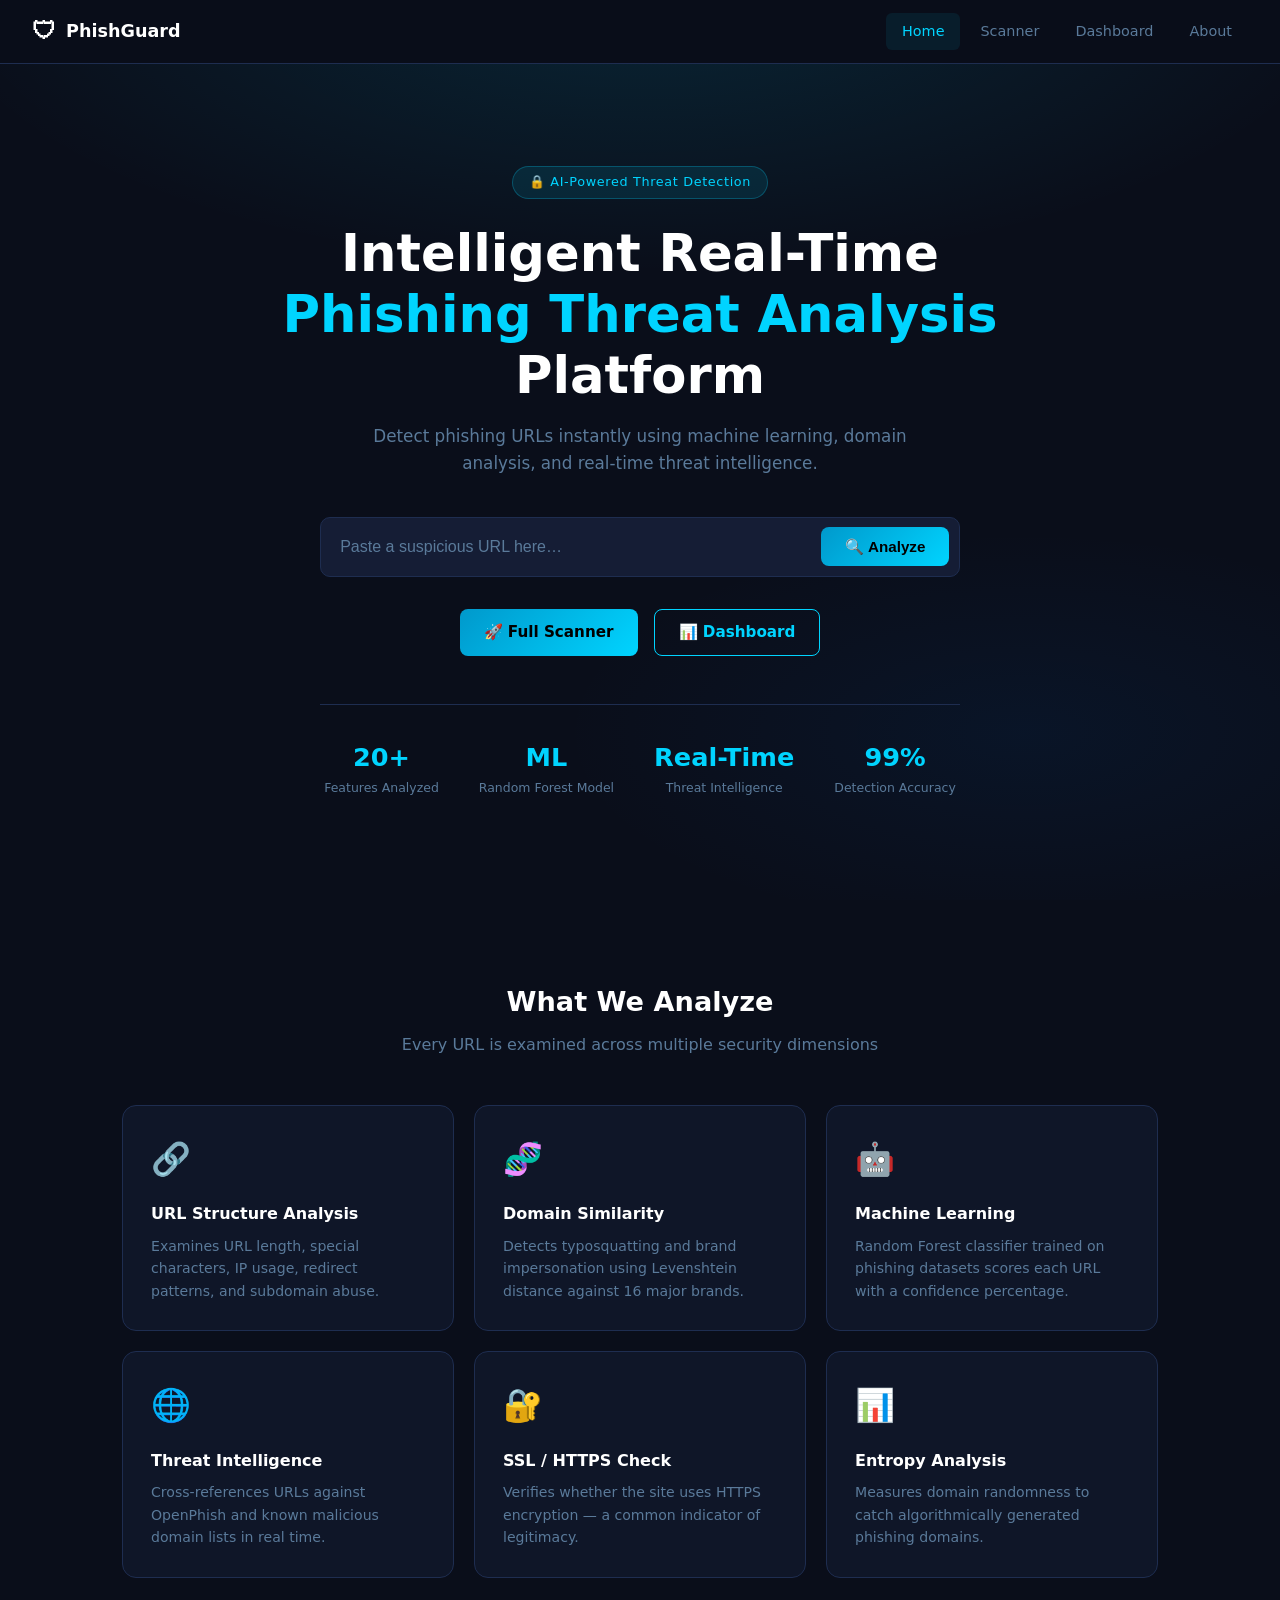
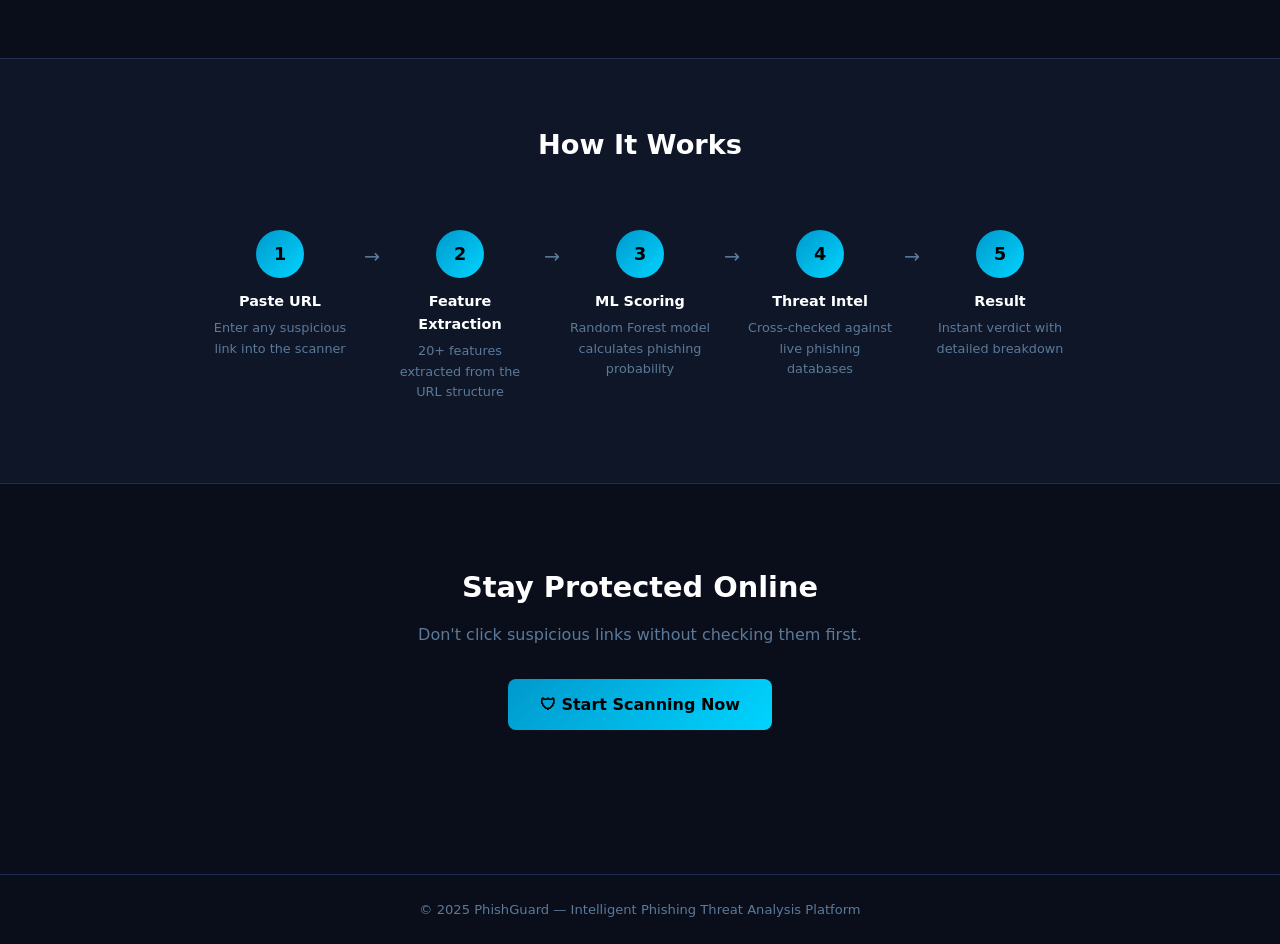
<file: docs/index.html>
<!DOCTYPE html>
<html lang="en">
<head>
  <meta charset="UTF-8" />
  <meta name="viewport" content="width=device-width, initial-scale=1.0" />
  <meta name="description" content="Detect phishing URLs instantly using machine learning, domain analysis, and real-time threat intelligence." />
  <meta name="theme-color" content="#0a0e1a" />
  <meta property="og:title" content="PhishGuard — Phishing Threat Analysis" />
  <meta property="og:description" content="AI-powered phishing URL detection in real time." />
  <meta property="og:type" content="website" />
  <link rel="icon" href="data:image/svg+xml,<svg xmlns='http://www.w3.org/2000/svg' viewBox='0 0 100 100'><text y='.9em' font-size='90'>🛡</text></svg>" />
  <title>PhishGuard — Intelligent Phishing Threat Analysis</title>
  <link rel="stylesheet" href="css/style.css" />
  <style>
    /* Hero */
    .hero {
      min-height: calc(100vh - 64px);
      display: flex; flex-direction: column;
      align-items: center; justify-content: center;
      text-align: center;
      padding: 3rem 2rem;
      background:
        radial-gradient(ellipse 80% 50% at 50% -10%, rgba(0,212,255,0.12) 0%, transparent 70%),
        radial-gradient(ellipse 60% 40% at 80% 80%, rgba(0,100,200,0.08) 0%, transparent 60%);
    }

    .hero-badge {
      display: inline-flex; align-items: center; gap: 6px;
      background: rgba(0,212,255,0.1);
      border: 1px solid rgba(0,212,255,0.25);
      border-radius: 20px;
      padding: 0.3rem 1rem;
      font-size: 0.8rem; color: var(--accent);
      margin-bottom: 1.5rem;
      letter-spacing: 0.05em;
    }

    .hero h1 {
      font-size: clamp(1.8rem, 5vw, 3.2rem);
      font-weight: 800;
      color: #fff;
      line-height: 1.2;
      max-width: 780px;
      margin-bottom: 1rem;
    }

    .hero h1 span { color: var(--accent); }

    .hero p {
      color: var(--text-dim);
      font-size: 1.05rem;
      max-width: 560px;
      margin-bottom: 2.5rem;
    }

    /* Quick scan box */
    .quick-scan {
      width: 100%; max-width: 640px;
      margin-bottom: 2rem;
    }

    .quick-scan .input-group { padding: 0.6rem 0.6rem 0.6rem 1.2rem; }
    .quick-scan input { font-size: 1rem; }

    .hero-actions { display: flex; gap: 1rem; flex-wrap: wrap; justify-content: center; }

    /* Stats row */
    .hero-stats {
      display: flex; gap: 2.5rem; flex-wrap: wrap;
      justify-content: center;
      margin-top: 3rem;
      padding-top: 2rem;
      border-top: 1px solid var(--border);
      width: 100%; max-width: 640px;
    }
    .hero-stat { text-align: center; }
    .hero-stat .val { font-size: 1.6rem; font-weight: 700; color: var(--accent); }
    .hero-stat .lbl { font-size: 0.78rem; color: var(--text-dim); }

    /* Features */
    .features { padding: 5rem 2rem; max-width: 1100px; margin: 0 auto; }
    .features h2 { text-align: center; font-size: 1.7rem; color: #fff; margin-bottom: 0.5rem; }
    .features .sub { text-align: center; color: var(--text-dim); margin-bottom: 3rem; }

    .feature-card {
      background: var(--bg2);
      border: 1px solid var(--border);
      border-radius: 14px;
      padding: 1.75rem;
      transition: border-color 0.25s, transform 0.25s;
    }
    .feature-card:hover { border-color: var(--accent2); transform: translateY(-3px); }
    .feature-icon { font-size: 2rem; margin-bottom: 1rem; }
    .feature-card h3 { color: #fff; font-size: 1rem; margin-bottom: 0.5rem; }
    .feature-card p  { color: var(--text-dim); font-size: 0.88rem; line-height: 1.6; }

    /* How it works */
    .how { padding: 4rem 2rem; background: var(--bg2); border-top: 1px solid var(--border); border-bottom: 1px solid var(--border); }
    .how-inner { max-width: 900px; margin: 0 auto; }
    .how h2 { text-align: center; font-size: 1.7rem; color: #fff; margin-bottom: 3rem; }
    .steps { display: flex; gap: 0; flex-wrap: wrap; justify-content: center; }
    .step {
      flex: 1; min-width: 180px; max-width: 220px;
      text-align: center; padding: 1rem;
      position: relative;
    }
    .step:not(:last-child)::after {
      content: "→";
      position: absolute; right: -10px; top: 28px;
      color: var(--text-dim); font-size: 1.2rem;
    }
    .step-num {
      width: 48px; height: 48px;
      background: linear-gradient(135deg, var(--accent2), var(--accent));
      border-radius: 50%;
      display: flex; align-items: center; justify-content: center;
      font-weight: 800; color: #000; font-size: 1.1rem;
      margin: 0 auto 0.75rem;
    }
    .step h4 { color: #fff; font-size: 0.9rem; margin-bottom: 0.3rem; }
    .step p  { color: var(--text-dim); font-size: 0.8rem; }

    /* CTA */
    .cta {
      text-align: center;
      padding: 5rem 2rem;
    }
    .cta h2 { font-size: 1.8rem; color: #fff; margin-bottom: 0.75rem; }
    .cta p  { color: var(--text-dim); margin-bottom: 2rem; }

    /* Quick result inline */
    #quick-result { margin-top: 1rem; display: none; }
  </style>
</head>
<body>

<nav>
  <div class="nav-brand">
    <span class="shield">🛡</span>
    PhishGuard
  </div>
  <div class="nav-links">
    <a href="index.html">Home</a>
    <a href="scanner.html">Scanner</a>
    <a href="dashboard.html">Dashboard</a>
    <a href="about.html">About</a>
  </div>
</nav>

<!-- Hero -->
<section class="hero">
  <div class="hero-badge">🔒 AI-Powered Threat Detection</div>
  <h1>Intelligent Real-Time<br><span>Phishing Threat Analysis</span><br>Platform</h1>
  <p>Detect phishing URLs instantly using machine learning, domain analysis, and real-time threat intelligence.</p>

  <!-- Quick scan -->
  <div class="quick-scan">
    <div class="input-group">
      <input type="url" id="hero-url" placeholder="Paste a suspicious URL here…" />
      <button class="btn btn-primary" id="hero-scan-btn" onclick="heroScan()">
        <span id="hero-btn-text">🔍 Analyze</span>
      </button>
    </div>
    <div id="quick-result" class="fade-in"></div>
  </div>

  <div class="hero-actions">
    <a href="scanner.html" class="btn btn-primary">🚀 Full Scanner</a>
    <a href="dashboard.html" class="btn btn-outline">📊 Dashboard</a>
  </div>

  <div class="hero-stats">
    <div class="hero-stat"><div class="val">20+</div><div class="lbl">Features Analyzed</div></div>
    <div class="hero-stat"><div class="val">ML</div><div class="lbl">Random Forest Model</div></div>
    <div class="hero-stat"><div class="val">Real-Time</div><div class="lbl">Threat Intelligence</div></div>
    <div class="hero-stat"><div class="val">99%</div><div class="lbl">Detection Accuracy</div></div>
  </div>
</section>

<!-- Features -->
<section class="features">
  <h2>What We Analyze</h2>
  <p class="sub">Every URL is examined across multiple security dimensions</p>
  <div class="grid-3">
    <div class="feature-card">
      <div class="feature-icon">🔗</div>
      <h3>URL Structure Analysis</h3>
      <p>Examines URL length, special characters, IP usage, redirect patterns, and subdomain abuse.</p>
    </div>
    <div class="feature-card">
      <div class="feature-icon">🧬</div>
      <h3>Domain Similarity</h3>
      <p>Detects typosquatting and brand impersonation using Levenshtein distance against 16 major brands.</p>
    </div>
    <div class="feature-card">
      <div class="feature-icon">🤖</div>
      <h3>Machine Learning</h3>
      <p>Random Forest classifier trained on phishing datasets scores each URL with a confidence percentage.</p>
    </div>
    <div class="feature-card">
      <div class="feature-icon">🌐</div>
      <h3>Threat Intelligence</h3>
      <p>Cross-references URLs against OpenPhish and known malicious domain lists in real time.</p>
    </div>
    <div class="feature-card">
      <div class="feature-icon">🔐</div>
      <h3>SSL / HTTPS Check</h3>
      <p>Verifies whether the site uses HTTPS encryption — a common indicator of legitimacy.</p>
    </div>
    <div class="feature-card">
      <div class="feature-icon">📊</div>
      <h3>Entropy Analysis</h3>
      <p>Measures domain randomness to catch algorithmically generated phishing domains.</p>
    </div>
  </div>
</section>

<!-- How it works -->
<section class="how">
  <div class="how-inner">
    <h2>How It Works</h2>
    <div class="steps">
      <div class="step">
        <div class="step-num">1</div>
        <h4>Paste URL</h4>
        <p>Enter any suspicious link into the scanner</p>
      </div>
      <div class="step">
        <div class="step-num">2</div>
        <h4>Feature Extraction</h4>
        <p>20+ features extracted from the URL structure</p>
      </div>
      <div class="step">
        <div class="step-num">3</div>
        <h4>ML Scoring</h4>
        <p>Random Forest model calculates phishing probability</p>
      </div>
      <div class="step">
        <div class="step-num">4</div>
        <h4>Threat Intel</h4>
        <p>Cross-checked against live phishing databases</p>
      </div>
      <div class="step">
        <div class="step-num">5</div>
        <h4>Result</h4>
        <p>Instant verdict with detailed breakdown</p>
      </div>
    </div>
  </div>
</section>

<!-- CTA -->
<section class="cta">
  <h2>Stay Protected Online</h2>
  <p>Don't click suspicious links without checking them first.</p>
  <a href="scanner.html" class="btn btn-primary" style="font-size:1rem; padding:0.8rem 2rem;">
    🛡 Start Scanning Now
  </a>
</section>

<footer>
  &copy; 2025 PhishGuard — Intelligent Phishing Threat Analysis Platform
</footer>

<script src="js/main.js"></script>
<script>
async function heroScan() {
  const input = document.getElementById("hero-url");
  const btn   = document.getElementById("hero-scan-btn");
  const box   = document.getElementById("quick-result");
  const url   = input.value.trim();
  if (!url) { input.focus(); return; }

  btn.disabled = true;
  document.getElementById("hero-btn-text").innerHTML = '<span class="spinner"></span>';
  box.style.display = "none";

  try {
    const data = await analyzeURL(url);
    History.add(data);
    const c = verdictColor(data.verdict);
    box.innerHTML = `
      <div class="alert alert-${data.verdict === "SAFE" ? "success" : data.verdict === "SUSPICIOUS" ? "warning" : "danger"}">
        <span style="font-size:1.3rem">${data.verdict === "SAFE" ? "✅" : data.verdict === "SUSPICIOUS" ? "⚠️" : "🚨"}</span>
        <div>
          <strong>${data.verdict} — Risk: ${data.risk}</strong><br>
          <span style="font-size:0.85rem">Confidence: ${data.confidence}%
          &nbsp;·&nbsp; <a href="scanner.html">View full report →</a></span>
        </div>
      </div>`;
    box.style.display = "block";
    sessionStorage.setItem("last_result", JSON.stringify(data));
  } catch(e) {
    box.innerHTML = `<div class="alert alert-info">⚠ Backend offline. <a href="scanner.html">Try full scanner</a></div>`;
    box.style.display = "block";
  }

  btn.disabled = false;
  document.getElementById("hero-btn-text").innerHTML = "🔍 Analyze";
}

document.getElementById("hero-url").addEventListener("keydown", e => {
  if (e.key === "Enter") heroScan();
});
</script>
</body>
</html>
</file>
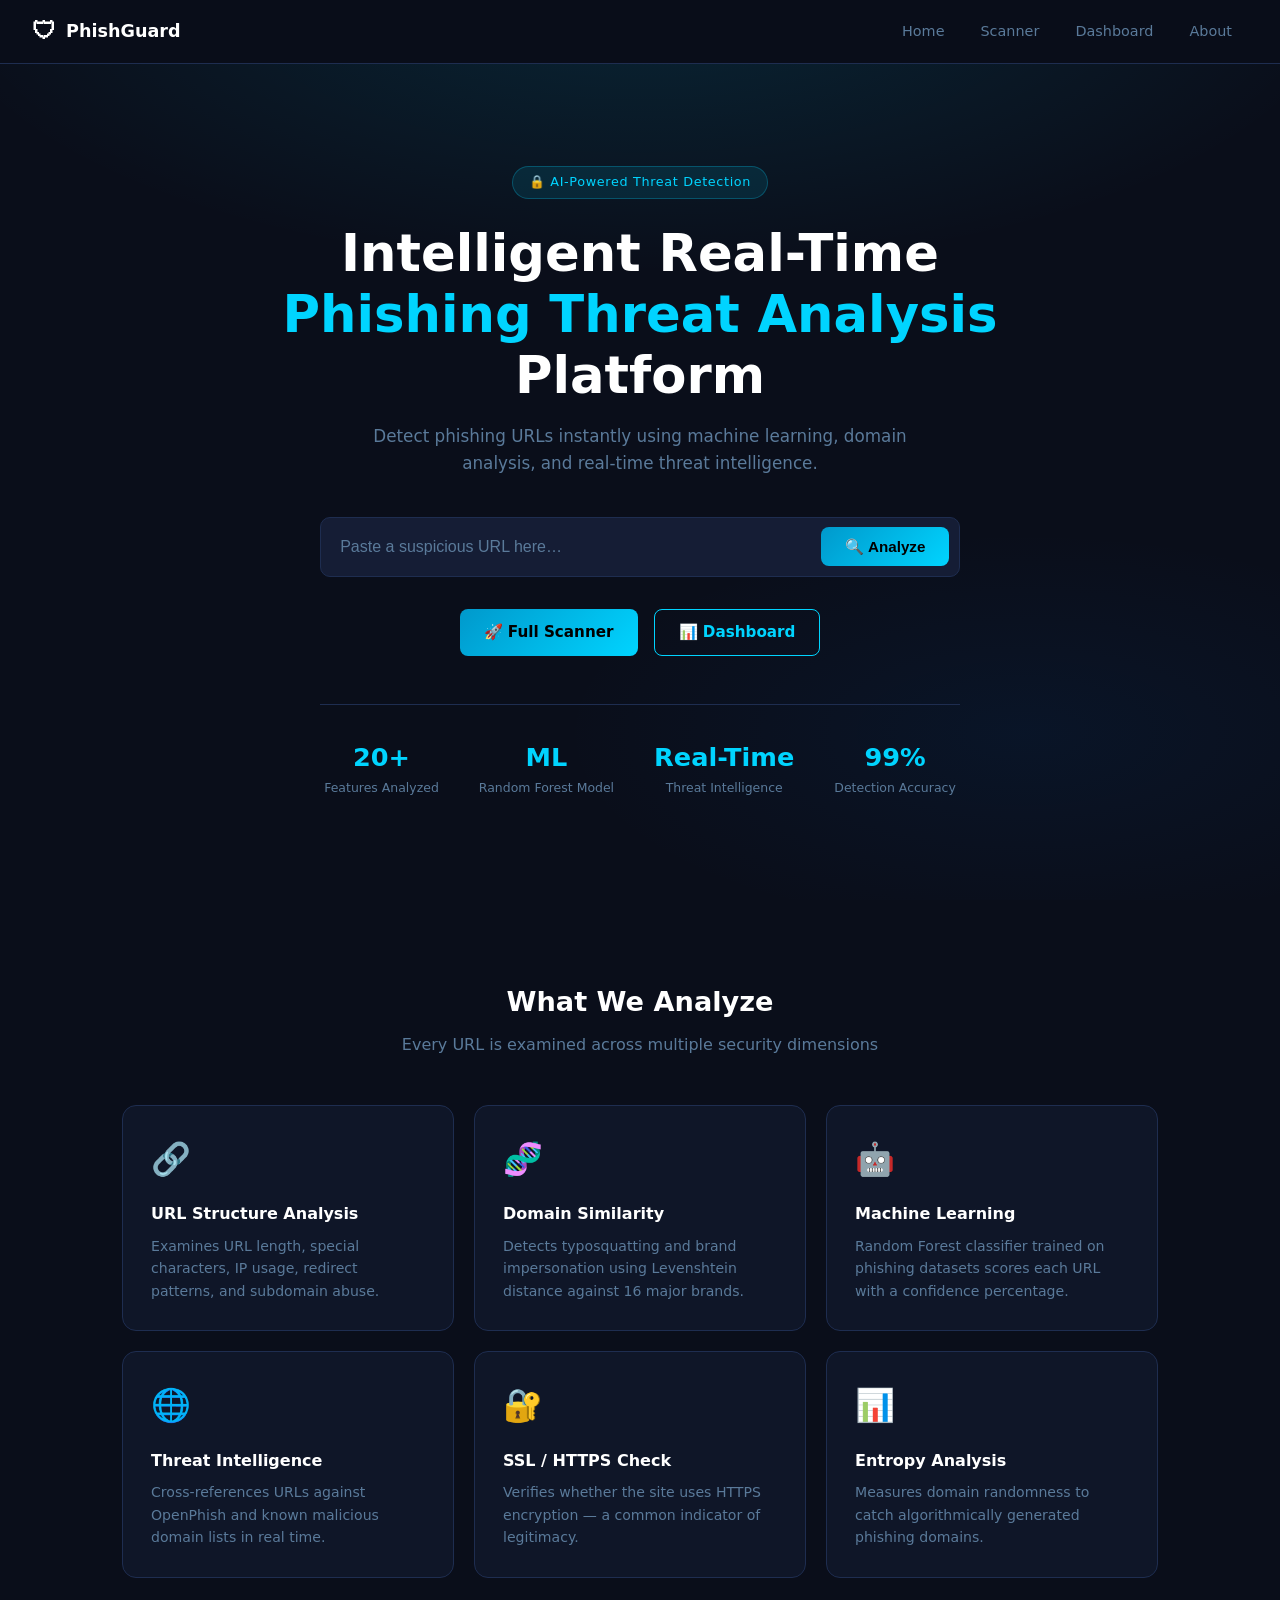
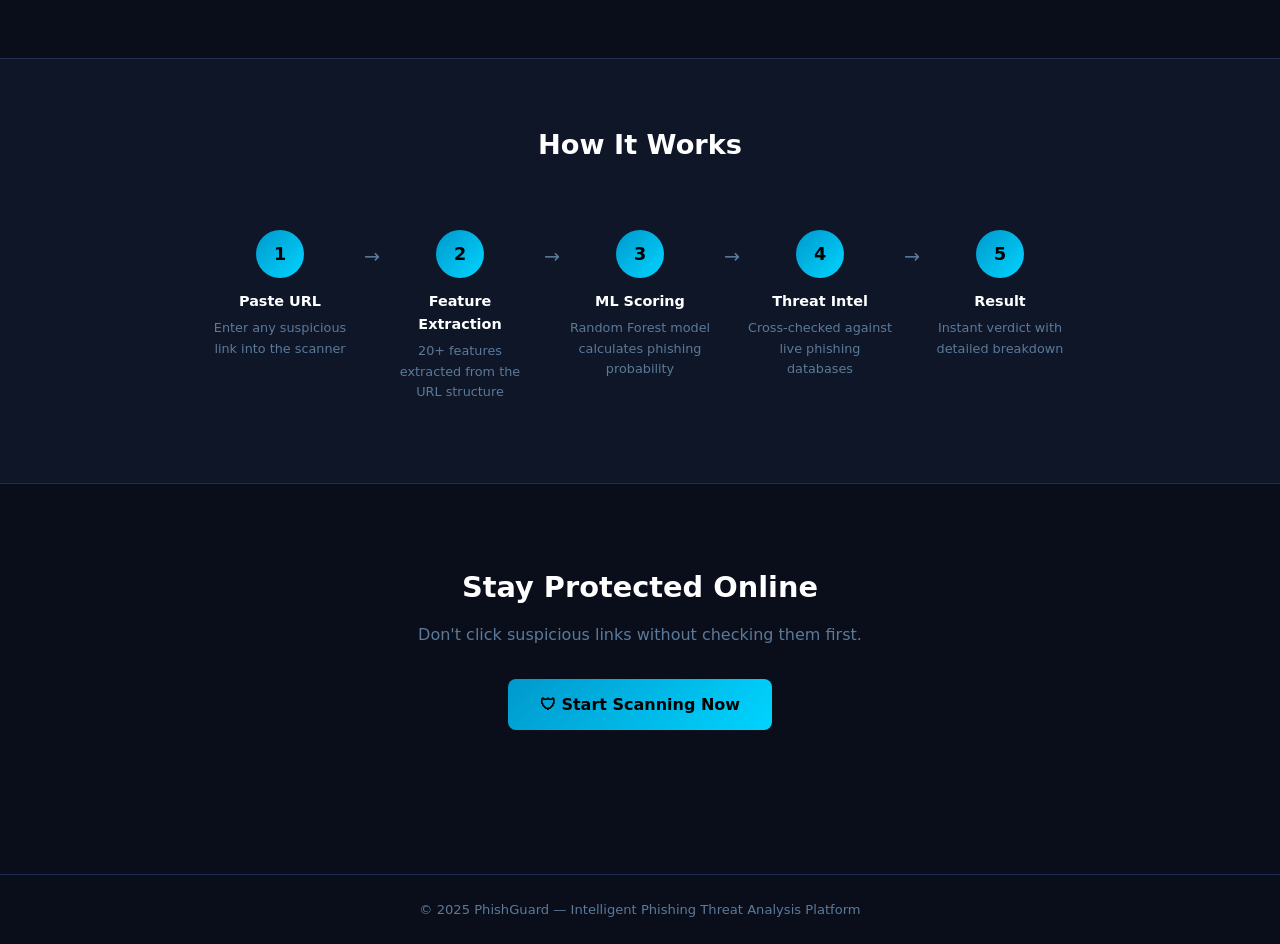
<file: frontend/index.html>
<!DOCTYPE html>
<html lang="en">
<head>
  <meta charset="UTF-8" />
  <meta name="viewport" content="width=device-width, initial-scale=1.0" />
  <title>PhishGuard — Intelligent Phishing Threat Analysis</title>
  <link rel="stylesheet" href="css/style.css" />
  <style>
    /* Hero */
    .hero {
      min-height: calc(100vh - 64px);
      display: flex; flex-direction: column;
      align-items: center; justify-content: center;
      text-align: center;
      padding: 3rem 2rem;
      background:
        radial-gradient(ellipse 80% 50% at 50% -10%, rgba(0,212,255,0.12) 0%, transparent 70%),
        radial-gradient(ellipse 60% 40% at 80% 80%, rgba(0,100,200,0.08) 0%, transparent 60%);
    }

    .hero-badge {
      display: inline-flex; align-items: center; gap: 6px;
      background: rgba(0,212,255,0.1);
      border: 1px solid rgba(0,212,255,0.25);
      border-radius: 20px;
      padding: 0.3rem 1rem;
      font-size: 0.8rem; color: var(--accent);
      margin-bottom: 1.5rem;
      letter-spacing: 0.05em;
    }

    .hero h1 {
      font-size: clamp(1.8rem, 5vw, 3.2rem);
      font-weight: 800;
      color: #fff;
      line-height: 1.2;
      max-width: 780px;
      margin-bottom: 1rem;
    }

    .hero h1 span { color: var(--accent); }

    .hero p {
      color: var(--text-dim);
      font-size: 1.05rem;
      max-width: 560px;
      margin-bottom: 2.5rem;
    }

    /* Quick scan box */
    .quick-scan {
      width: 100%; max-width: 640px;
      margin-bottom: 2rem;
    }

    .quick-scan .input-group { padding: 0.6rem 0.6rem 0.6rem 1.2rem; }
    .quick-scan input { font-size: 1rem; }

    .hero-actions { display: flex; gap: 1rem; flex-wrap: wrap; justify-content: center; }

    /* Stats row */
    .hero-stats {
      display: flex; gap: 2.5rem; flex-wrap: wrap;
      justify-content: center;
      margin-top: 3rem;
      padding-top: 2rem;
      border-top: 1px solid var(--border);
      width: 100%; max-width: 640px;
    }
    .hero-stat { text-align: center; }
    .hero-stat .val { font-size: 1.6rem; font-weight: 700; color: var(--accent); }
    .hero-stat .lbl { font-size: 0.78rem; color: var(--text-dim); }

    /* Features */
    .features { padding: 5rem 2rem; max-width: 1100px; margin: 0 auto; }
    .features h2 { text-align: center; font-size: 1.7rem; color: #fff; margin-bottom: 0.5rem; }
    .features .sub { text-align: center; color: var(--text-dim); margin-bottom: 3rem; }

    .feature-card {
      background: var(--bg2);
      border: 1px solid var(--border);
      border-radius: 14px;
      padding: 1.75rem;
      transition: border-color 0.25s, transform 0.25s;
    }
    .feature-card:hover { border-color: var(--accent2); transform: translateY(-3px); }
    .feature-icon { font-size: 2rem; margin-bottom: 1rem; }
    .feature-card h3 { color: #fff; font-size: 1rem; margin-bottom: 0.5rem; }
    .feature-card p  { color: var(--text-dim); font-size: 0.88rem; line-height: 1.6; }

    /* How it works */
    .how { padding: 4rem 2rem; background: var(--bg2); border-top: 1px solid var(--border); border-bottom: 1px solid var(--border); }
    .how-inner { max-width: 900px; margin: 0 auto; }
    .how h2 { text-align: center; font-size: 1.7rem; color: #fff; margin-bottom: 3rem; }
    .steps { display: flex; gap: 0; flex-wrap: wrap; justify-content: center; }
    .step {
      flex: 1; min-width: 180px; max-width: 220px;
      text-align: center; padding: 1rem;
      position: relative;
    }
    .step:not(:last-child)::after {
      content: "→";
      position: absolute; right: -10px; top: 28px;
      color: var(--text-dim); font-size: 1.2rem;
    }
    .step-num {
      width: 48px; height: 48px;
      background: linear-gradient(135deg, var(--accent2), var(--accent));
      border-radius: 50%;
      display: flex; align-items: center; justify-content: center;
      font-weight: 800; color: #000; font-size: 1.1rem;
      margin: 0 auto 0.75rem;
    }
    .step h4 { color: #fff; font-size: 0.9rem; margin-bottom: 0.3rem; }
    .step p  { color: var(--text-dim); font-size: 0.8rem; }

    /* CTA */
    .cta {
      text-align: center;
      padding: 5rem 2rem;
    }
    .cta h2 { font-size: 1.8rem; color: #fff; margin-bottom: 0.75rem; }
    .cta p  { color: var(--text-dim); margin-bottom: 2rem; }

    /* Quick result inline */
    #quick-result { margin-top: 1rem; display: none; }
  </style>
</head>
<body>

<nav>
  <div class="nav-brand">
    <span class="shield">🛡</span>
    PhishGuard
  </div>
  <div class="nav-links">
    <a href="/">Home</a>
    <a href="/scanner.html">Scanner</a>
    <a href="/dashboard.html">Dashboard</a>
    <a href="/about.html">About</a>
  </div>
</nav>

<!-- Hero -->
<section class="hero">
  <div class="hero-badge">🔒 AI-Powered Threat Detection</div>
  <h1>Intelligent Real-Time<br><span>Phishing Threat Analysis</span><br>Platform</h1>
  <p>Detect phishing URLs instantly using machine learning, domain analysis, and real-time threat intelligence.</p>

  <!-- Quick scan -->
  <div class="quick-scan">
    <div class="input-group">
      <input type="url" id="hero-url" placeholder="Paste a suspicious URL here…" />
      <button class="btn btn-primary" id="hero-scan-btn" onclick="heroScan()">
        <span id="hero-btn-text">🔍 Analyze</span>
      </button>
    </div>
    <div id="quick-result" class="fade-in"></div>
  </div>

  <div class="hero-actions">
    <a href="scanner.html" class="btn btn-primary">🚀 Full Scanner</a>
    <a href="dashboard.html" class="btn btn-outline">📊 Dashboard</a>
  </div>

  <div class="hero-stats">
    <div class="hero-stat"><div class="val">20+</div><div class="lbl">Features Analyzed</div></div>
    <div class="hero-stat"><div class="val">ML</div><div class="lbl">Random Forest Model</div></div>
    <div class="hero-stat"><div class="val">Real-Time</div><div class="lbl">Threat Intelligence</div></div>
    <div class="hero-stat"><div class="val">99%</div><div class="lbl">Detection Accuracy</div></div>
  </div>
</section>

<!-- Features -->
<section class="features">
  <h2>What We Analyze</h2>
  <p class="sub">Every URL is examined across multiple security dimensions</p>
  <div class="grid-3">
    <div class="feature-card">
      <div class="feature-icon">🔗</div>
      <h3>URL Structure Analysis</h3>
      <p>Examines URL length, special characters, IP usage, redirect patterns, and subdomain abuse.</p>
    </div>
    <div class="feature-card">
      <div class="feature-icon">🧬</div>
      <h3>Domain Similarity</h3>
      <p>Detects typosquatting and brand impersonation using Levenshtein distance against 16 major brands.</p>
    </div>
    <div class="feature-card">
      <div class="feature-icon">🤖</div>
      <h3>Machine Learning</h3>
      <p>Random Forest classifier trained on phishing datasets scores each URL with a confidence percentage.</p>
    </div>
    <div class="feature-card">
      <div class="feature-icon">🌐</div>
      <h3>Threat Intelligence</h3>
      <p>Cross-references URLs against OpenPhish and known malicious domain lists in real time.</p>
    </div>
    <div class="feature-card">
      <div class="feature-icon">🔐</div>
      <h3>SSL / HTTPS Check</h3>
      <p>Verifies whether the site uses HTTPS encryption — a common indicator of legitimacy.</p>
    </div>
    <div class="feature-card">
      <div class="feature-icon">📊</div>
      <h3>Entropy Analysis</h3>
      <p>Measures domain randomness to catch algorithmically generated phishing domains.</p>
    </div>
  </div>
</section>

<!-- How it works -->
<section class="how">
  <div class="how-inner">
    <h2>How It Works</h2>
    <div class="steps">
      <div class="step">
        <div class="step-num">1</div>
        <h4>Paste URL</h4>
        <p>Enter any suspicious link into the scanner</p>
      </div>
      <div class="step">
        <div class="step-num">2</div>
        <h4>Feature Extraction</h4>
        <p>20+ features extracted from the URL structure</p>
      </div>
      <div class="step">
        <div class="step-num">3</div>
        <h4>ML Scoring</h4>
        <p>Random Forest model calculates phishing probability</p>
      </div>
      <div class="step">
        <div class="step-num">4</div>
        <h4>Threat Intel</h4>
        <p>Cross-checked against live phishing databases</p>
      </div>
      <div class="step">
        <div class="step-num">5</div>
        <h4>Result</h4>
        <p>Instant verdict with detailed breakdown</p>
      </div>
    </div>
  </div>
</section>

<!-- CTA -->
<section class="cta">
  <h2>Stay Protected Online</h2>
  <p>Don't click suspicious links without checking them first.</p>
  <a href="scanner.html" class="btn btn-primary" style="font-size:1rem; padding:0.8rem 2rem;">
    🛡 Start Scanning Now
  </a>
</section>

<footer>
  &copy; 2025 PhishGuard — Intelligent Phishing Threat Analysis Platform
</footer>

<script src="js/main.js"></script>
<script>
async function heroScan() {
  const input = document.getElementById("hero-url");
  const btn   = document.getElementById("hero-scan-btn");
  const box   = document.getElementById("quick-result");
  const url   = input.value.trim();
  if (!url) { input.focus(); return; }

  btn.disabled = true;
  document.getElementById("hero-btn-text").innerHTML = '<span class="spinner"></span>';
  box.style.display = "none";

  try {
    const data = await analyzeURL(url);
    History.add(data);
    const c = verdictColor(data.verdict);
    box.innerHTML = `
      <div class="alert alert-${data.verdict === "SAFE" ? "success" : data.verdict === "SUSPICIOUS" ? "warning" : "danger"}">
        <span style="font-size:1.3rem">${data.verdict === "SAFE" ? "✅" : data.verdict === "SUSPICIOUS" ? "⚠️" : "🚨"}</span>
        <div>
          <strong>${data.verdict} — Risk: ${data.risk}</strong><br>
          <span style="font-size:0.85rem">Confidence: ${data.confidence}%
          &nbsp;·&nbsp; <a href="scanner.html">View full report →</a></span>
        </div>
      </div>`;
    box.style.display = "block";
    sessionStorage.setItem("last_result", JSON.stringify(data));
  } catch(e) {
    box.innerHTML = `<div class="alert alert-info">⚠ Backend offline. <a href="scanner.html">Try full scanner</a></div>`;
    box.style.display = "block";
  }

  btn.disabled = false;
  document.getElementById("hero-btn-text").innerHTML = "🔍 Analyze";
}

document.getElementById("hero-url").addEventListener("keydown", e => {
  if (e.key === "Enter") heroScan();
});
</script>
</body>
</html>
</file>
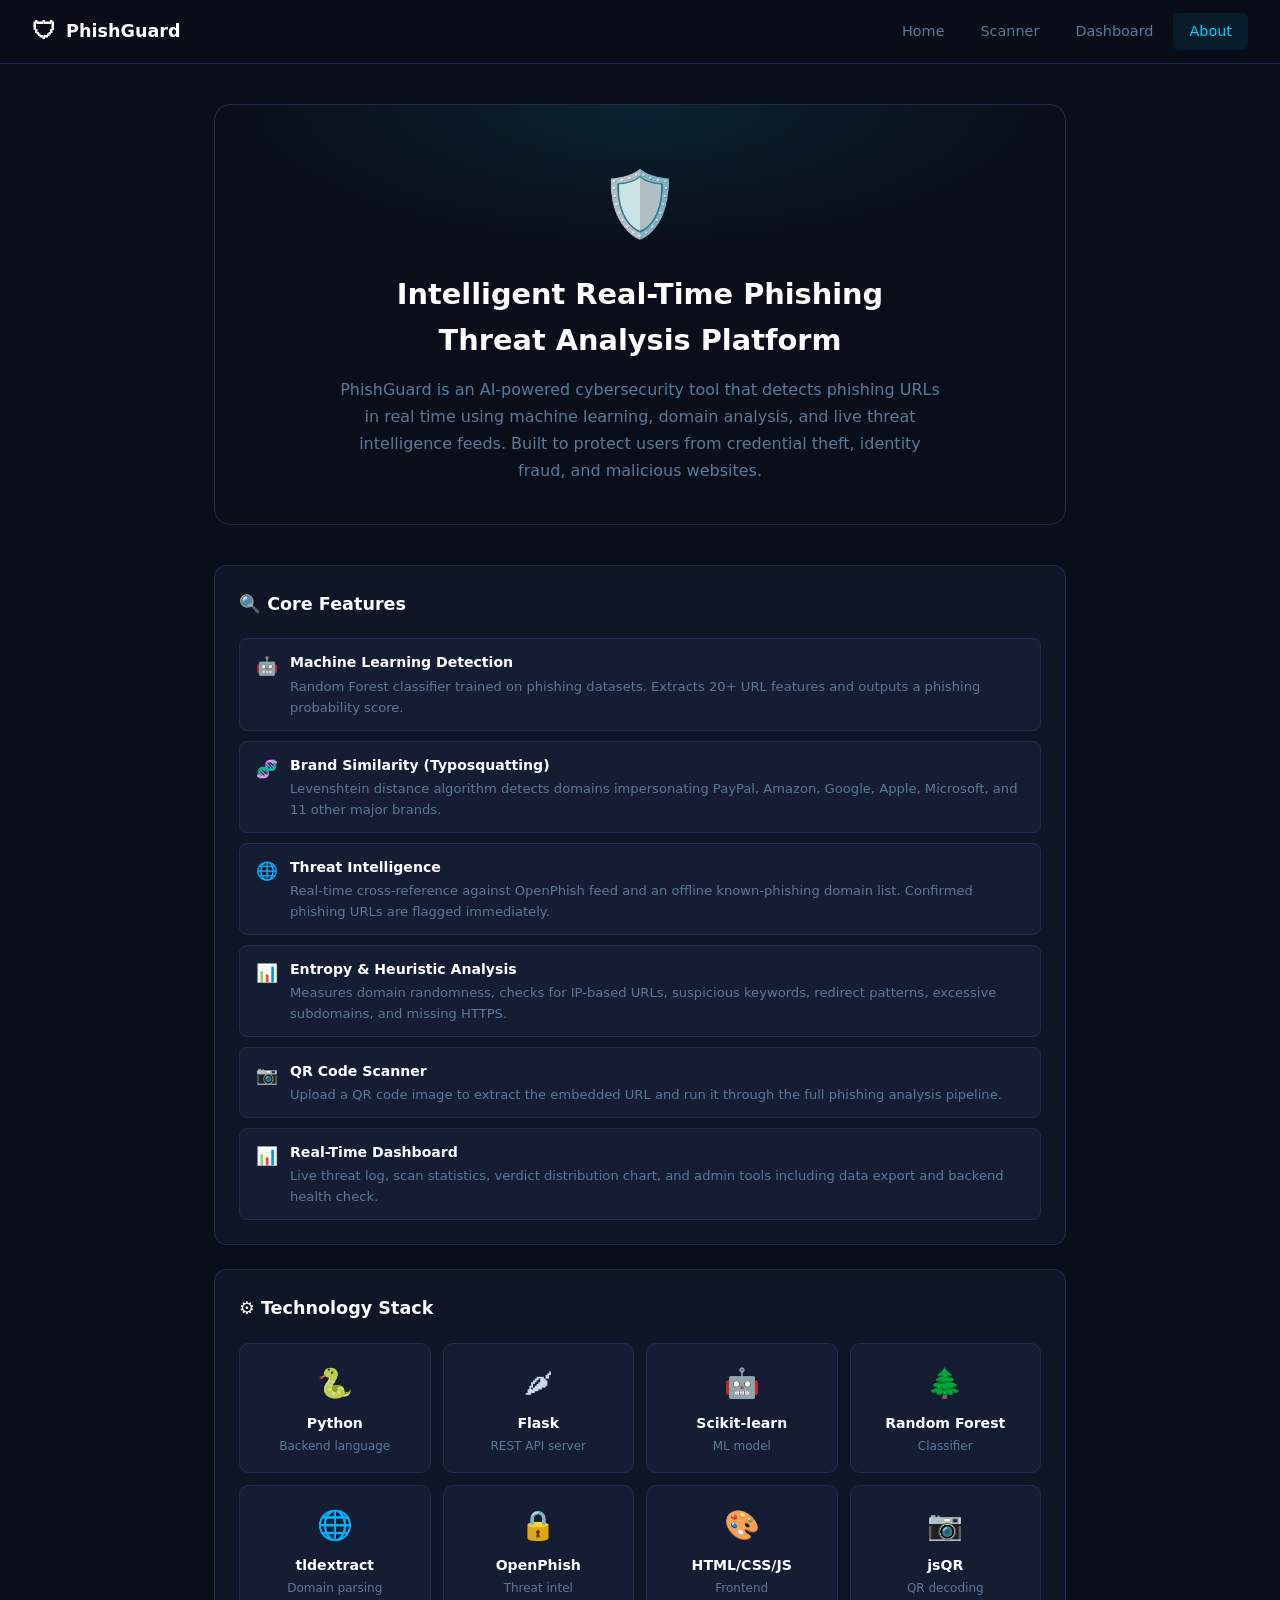
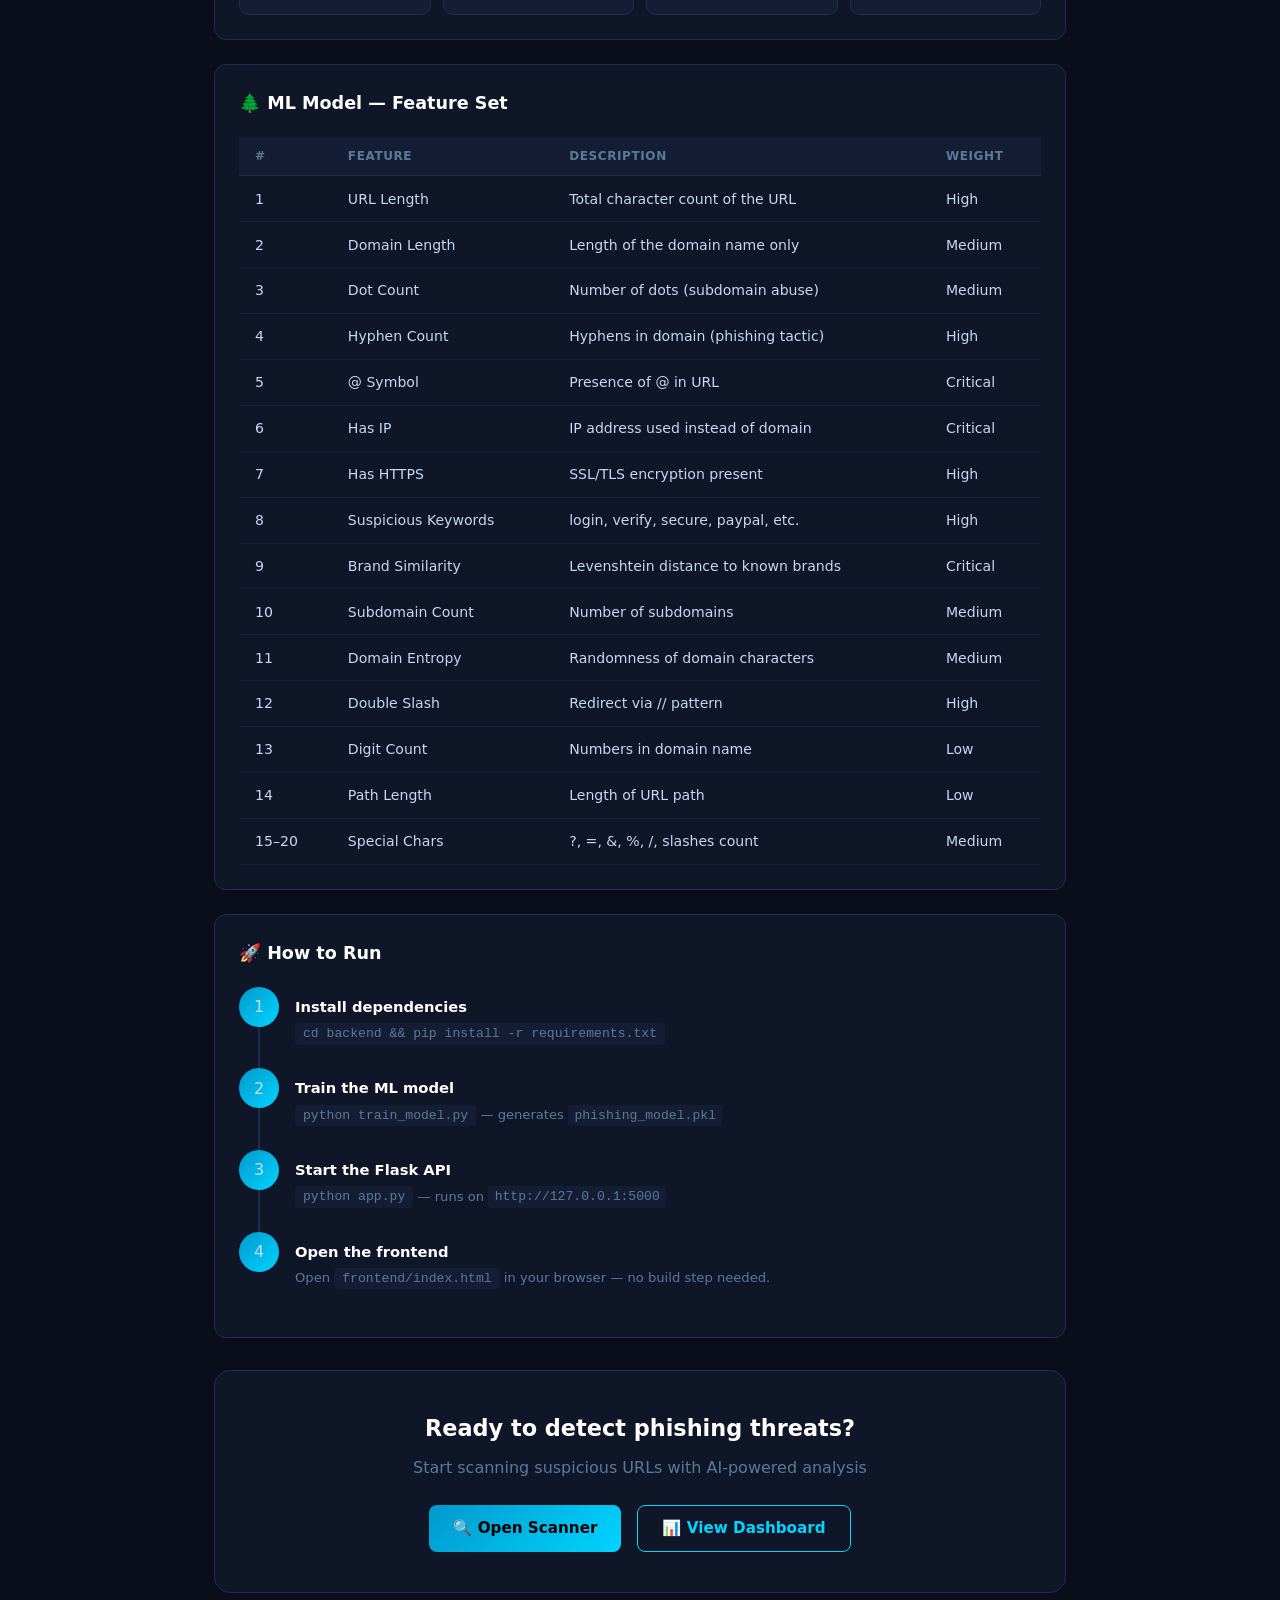
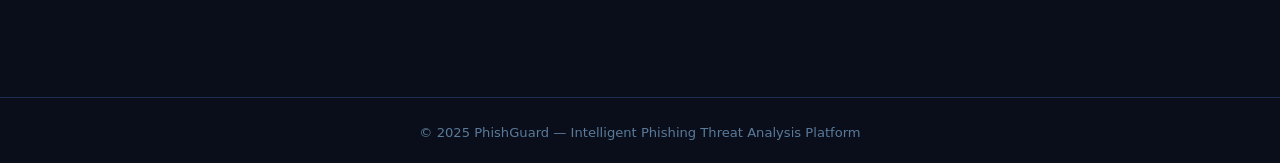
<file: docs/about.html>
<!DOCTYPE html>
<html lang="en">
<head>
  <meta charset="UTF-8" />
  <meta name="viewport" content="width=device-width, initial-scale=1.0" />
  <meta http-equiv="X-UA-Compatible" content="IE=edge" />
  <meta name="description" content="About PhishGuard — AI-powered phishing detection platform." />
  <link rel="icon" href="data:image/svg+xml,<svg xmlns='http://www.w3.org/2000/svg' viewBox='0 0 100 100'><text y='.9em' font-size='90'>🛡</text></svg>" />
  <title>About — PhishGuard</title>
  <link rel="stylesheet" href="css/style.css" />
  <style>
    .about-wrap { max-width: 900px; margin: 0 auto; padding: 2.5rem 1.5rem; }

    .hero-about {
      text-align: center;
      padding: 3rem 1rem 2.5rem;
      background: radial-gradient(ellipse 70% 50% at 50% 0%, rgba(0,212,255,0.1) 0%, transparent 70%);
      border-radius: 16px;
      margin-bottom: 2.5rem;
      border: 1px solid var(--border);
    }
    .hero-about .big-icon { font-size: 4rem; margin-bottom: 1rem; }
    .hero-about h1 { font-size: 1.8rem; color: #fff; margin-bottom: 0.75rem; }
    .hero-about p  { color: var(--text-dim); max-width: 600px; margin: 0 auto; line-height: 1.7; }

    /* Section heading */
    .sec-title {
      font-size: 1.1rem; color: #fff; font-weight: 700;
      margin-bottom: 1.25rem;
      display: flex; align-items: center; gap: 0.5rem;
    }

    /* Tech stack */
    .tech-grid { display: grid; grid-template-columns: repeat(auto-fill, minmax(160px, 1fr)); gap: 0.75rem; }
    .tech-item {
      background: var(--bg3);
      border: 1px solid var(--border);
      border-radius: 10px;
      padding: 1rem;
      text-align: center;
      transition: border-color 0.2s;
    }
    .tech-item:hover { border-color: var(--accent); }
    .tech-item .t-icon { font-size: 1.8rem; margin-bottom: 0.4rem; }
    .tech-item .t-name { font-size: 0.88rem; color: #fff; font-weight: 600; }
    .tech-item .t-role { font-size: 0.75rem; color: var(--text-dim); margin-top: 2px; }

    /* Feature list */
    .feat-list { display: flex; flex-direction: column; gap: 0.6rem; }
    .feat-row {
      display: flex; align-items: flex-start; gap: 0.75rem;
      padding: 0.75rem 1rem;
      background: var(--bg3);
      border-radius: 8px;
      border: 1px solid var(--border);
      font-size: 0.88rem;
    }
    .feat-row .f-icon { font-size: 1.1rem; flex-shrink: 0; margin-top: 1px; }
    .feat-row .f-title { color: #fff; font-weight: 600; margin-bottom: 2px; }
    .feat-row .f-desc  { color: var(--text-dim); font-size: 0.82rem; }

    /* ML model table */
    .model-table { width: 100%; border-collapse: collapse; font-size: 0.88rem; }
    .model-table th {
      background: var(--bg3); color: var(--text-dim);
      padding: 0.6rem 1rem; text-align: left;
      font-size: 0.75rem; text-transform: uppercase; letter-spacing: 0.05em;
      border-bottom: 1px solid var(--border);
    }
    .model-table td {
      padding: 0.7rem 1rem;
      border-bottom: 1px solid rgba(30,45,80,0.4);
      color: var(--text);
    }
    .model-table tr:hover td { background: rgba(0,212,255,0.03); }

    /* Timeline */
    .timeline { display: flex; flex-direction: column; gap: 0; }
    .tl-item {
      display: flex; gap: 1rem;
      padding-bottom: 1.5rem;
      position: relative;
    }
    .tl-item:not(:last-child)::before {
      content: "";
      position: absolute; left: 19px; top: 40px;
      width: 2px; bottom: 0;
      background: var(--border);
    }
    .tl-dot {
      width: 40px; height: 40px; border-radius: 50%;
      background: linear-gradient(135deg, var(--accent2), var(--accent));
      display: flex; align-items: center; justify-content: center;
      font-size: 1rem; flex-shrink: 0; z-index: 1;
    }
    .tl-content { padding-top: 0.5rem; }
    .tl-content h4 { color: #fff; font-size: 0.92rem; margin-bottom: 0.25rem; }
    .tl-content p  { color: var(--text-dim); font-size: 0.82rem; }

    /* CTA */
    .about-cta {
      text-align: center;
      background: var(--bg2);
      border: 1px solid var(--border);
      border-radius: 16px;
      padding: 2.5rem;
      margin-top: 2rem;
    }
    .about-cta h2 { color: #fff; font-size: 1.4rem; margin-bottom: 0.5rem; }
    .about-cta p  { color: var(--text-dim); margin-bottom: 1.5rem; }
    .cta-btns { display: flex; gap: 1rem; justify-content: center; flex-wrap: wrap; }
  </style>
</head>
<body>

<nav>
  <div class="nav-brand"><span class="shield">🛡</span>PhishGuard</div>
  <div class="nav-links">
    <a href="index.html">Home</a>
    <a href="scanner.html">Scanner</a>
    <a href="dashboard.html">Dashboard</a>
    <a href="about.html">About</a>
  </div>
</nav>

<div class="about-wrap">

  <!-- Hero -->
  <div class="hero-about">
    <div class="big-icon">🛡️</div>
    <h1>Intelligent Real-Time Phishing<br>Threat Analysis Platform</h1>
    <p>
      PhishGuard is an AI-powered cybersecurity tool that detects phishing URLs in real time
      using machine learning, domain analysis, and live threat intelligence feeds.
      Built to protect users from credential theft, identity fraud, and malicious websites.
    </p>
  </div>

  <!-- Features -->
  <div class="card" style="margin-bottom:1.5rem;">
    <div class="sec-title">🔍 Core Features</div>
    <div class="feat-list">
      <div class="feat-row">
        <div class="f-icon">🤖</div>
        <div>
          <div class="f-title">Machine Learning Detection</div>
          <div class="f-desc">Random Forest classifier trained on phishing datasets. Extracts 20+ URL features and outputs a phishing probability score.</div>
        </div>
      </div>
      <div class="feat-row">
        <div class="f-icon">🧬</div>
        <div>
          <div class="f-title">Brand Similarity (Typosquatting)</div>
          <div class="f-desc">Levenshtein distance algorithm detects domains impersonating PayPal, Amazon, Google, Apple, Microsoft, and 11 other major brands.</div>
        </div>
      </div>
      <div class="feat-row">
        <div class="f-icon">🌐</div>
        <div>
          <div class="f-title">Threat Intelligence</div>
          <div class="f-desc">Real-time cross-reference against OpenPhish feed and an offline known-phishing domain list. Confirmed phishing URLs are flagged immediately.</div>
        </div>
      </div>
      <div class="feat-row">
        <div class="f-icon">📊</div>
        <div>
          <div class="f-title">Entropy & Heuristic Analysis</div>
          <div class="f-desc">Measures domain randomness, checks for IP-based URLs, suspicious keywords, redirect patterns, excessive subdomains, and missing HTTPS.</div>
        </div>
      </div>
      <div class="feat-row">
        <div class="f-icon">📷</div>
        <div>
          <div class="f-title">QR Code Scanner</div>
          <div class="f-desc">Upload a QR code image to extract the embedded URL and run it through the full phishing analysis pipeline.</div>
        </div>
      </div>
      <div class="feat-row">
        <div class="f-icon">📊</div>
        <div>
          <div class="f-title">Real-Time Dashboard</div>
          <div class="f-desc">Live threat log, scan statistics, verdict distribution chart, and admin tools including data export and backend health check.</div>
        </div>
      </div>
    </div>
  </div>

  <!-- Tech Stack -->
  <div class="card" style="margin-bottom:1.5rem;">
    <div class="sec-title">⚙ Technology Stack</div>
    <div class="tech-grid">
      <div class="tech-item"><div class="t-icon">🐍</div><div class="t-name">Python</div><div class="t-role">Backend language</div></div>
      <div class="tech-item"><div class="t-icon">🌶</div><div class="t-name">Flask</div><div class="t-role">REST API server</div></div>
      <div class="tech-item"><div class="t-icon">🤖</div><div class="t-name">Scikit-learn</div><div class="t-role">ML model</div></div>
      <div class="tech-item"><div class="t-icon">🌲</div><div class="t-name">Random Forest</div><div class="t-role">Classifier</div></div>
      <div class="tech-item"><div class="t-icon">🌐</div><div class="t-name">tldextract</div><div class="t-role">Domain parsing</div></div>
      <div class="tech-item"><div class="t-icon">🔒</div><div class="t-name">OpenPhish</div><div class="t-role">Threat intel</div></div>
      <div class="tech-item"><div class="t-icon">🎨</div><div class="t-name">HTML/CSS/JS</div><div class="t-role">Frontend</div></div>
      <div class="tech-item"><div class="t-icon">📷</div><div class="t-name">jsQR</div><div class="t-role">QR decoding</div></div>
    </div>
  </div>

  <!-- ML Model Details -->
  <div class="card" style="margin-bottom:1.5rem;">
    <div class="sec-title">🌲 ML Model — Feature Set</div>
    <div style="overflow-x:auto;">
      <table class="model-table">
        <thead>
          <tr><th>#</th><th>Feature</th><th>Description</th><th>Weight</th></tr>
        </thead>
        <tbody>
          <tr><td>1</td><td>URL Length</td><td>Total character count of the URL</td><td>High</td></tr>
          <tr><td>2</td><td>Domain Length</td><td>Length of the domain name only</td><td>Medium</td></tr>
          <tr><td>3</td><td>Dot Count</td><td>Number of dots (subdomain abuse)</td><td>Medium</td></tr>
          <tr><td>4</td><td>Hyphen Count</td><td>Hyphens in domain (phishing tactic)</td><td>High</td></tr>
          <tr><td>5</td><td>@ Symbol</td><td>Presence of @ in URL</td><td>Critical</td></tr>
          <tr><td>6</td><td>Has IP</td><td>IP address used instead of domain</td><td>Critical</td></tr>
          <tr><td>7</td><td>Has HTTPS</td><td>SSL/TLS encryption present</td><td>High</td></tr>
          <tr><td>8</td><td>Suspicious Keywords</td><td>login, verify, secure, paypal, etc.</td><td>High</td></tr>
          <tr><td>9</td><td>Brand Similarity</td><td>Levenshtein distance to known brands</td><td>Critical</td></tr>
          <tr><td>10</td><td>Subdomain Count</td><td>Number of subdomains</td><td>Medium</td></tr>
          <tr><td>11</td><td>Domain Entropy</td><td>Randomness of domain characters</td><td>Medium</td></tr>
          <tr><td>12</td><td>Double Slash</td><td>Redirect via // pattern</td><td>High</td></tr>
          <tr><td>13</td><td>Digit Count</td><td>Numbers in domain name</td><td>Low</td></tr>
          <tr><td>14</td><td>Path Length</td><td>Length of URL path</td><td>Low</td></tr>
          <tr><td>15–20</td><td>Special Chars</td><td>?, =, &, %, /, slashes count</td><td>Medium</td></tr>
        </tbody>
      </table>
    </div>
  </div>

  <!-- How to run -->
  <div class="card" style="margin-bottom:1.5rem;">
    <div class="sec-title">🚀 How to Run</div>
    <div class="timeline">
      <div class="tl-item">
        <div class="tl-dot">1</div>
        <div class="tl-content">
          <h4>Install dependencies</h4>
          <p><code style="background:var(--bg3); padding:0.2rem 0.5rem; border-radius:4px; font-size:0.82rem;">cd backend &amp;&amp; pip install -r requirements.txt</code></p>
        </div>
      </div>
      <div class="tl-item">
        <div class="tl-dot">2</div>
        <div class="tl-content">
          <h4>Train the ML model</h4>
          <p><code style="background:var(--bg3); padding:0.2rem 0.5rem; border-radius:4px; font-size:0.82rem;">python train_model.py</code> — generates <code style="background:var(--bg3); padding:0.2rem 0.4rem; border-radius:4px; font-size:0.82rem;">phishing_model.pkl</code></p>
        </div>
      </div>
      <div class="tl-item">
        <div class="tl-dot">3</div>
        <div class="tl-content">
          <h4>Start the Flask API</h4>
          <p><code style="background:var(--bg3); padding:0.2rem 0.5rem; border-radius:4px; font-size:0.82rem;">python app.py</code> — runs on <code style="background:var(--bg3); padding:0.2rem 0.4rem; border-radius:4px; font-size:0.82rem;">http://127.0.0.1:5000</code></p>
        </div>
      </div>
      <div class="tl-item">
        <div class="tl-dot">4</div>
        <div class="tl-content">
          <h4>Open the frontend</h4>
          <p>Open <code style="background:var(--bg3); padding:0.2rem 0.5rem; border-radius:4px; font-size:0.82rem;">frontend/index.html</code> in your browser — no build step needed.</p>
        </div>
      </div>
    </div>
  </div>

  <!-- CTA -->
  <div class="about-cta">
    <h2>Ready to detect phishing threats?</h2>
    <p>Start scanning suspicious URLs with AI-powered analysis</p>
    <div class="cta-btns">
      <a href="scanner.html" class="btn btn-primary">🔍 Open Scanner</a>
      <a href="dashboard.html" class="btn btn-outline">📊 View Dashboard</a>
    </div>
  </div>

</div>

<footer>&copy; 2025 PhishGuard — Intelligent Phishing Threat Analysis Platform</footer>

<script src="js/main.js"></script>
</body>
</html>
</file>
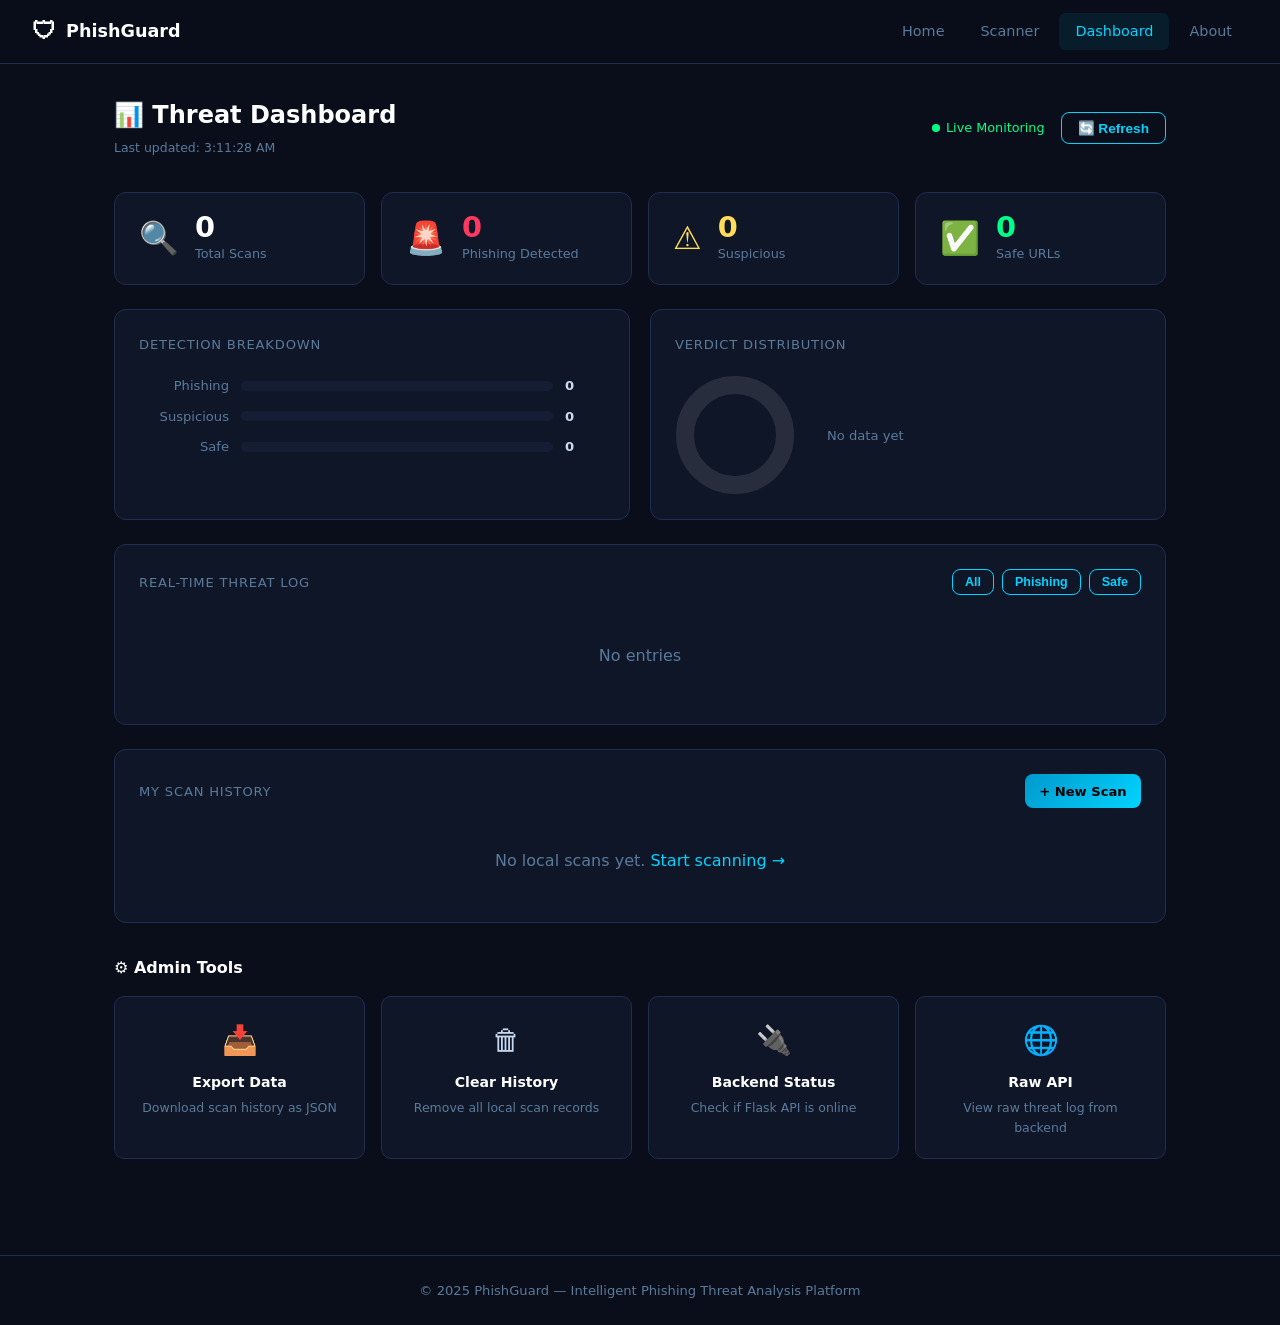
<file: docs/dashboard.html>
<!DOCTYPE html>
<html lang="en">
<head>
  <meta charset="UTF-8" />
  <meta name="viewport" content="width=device-width, initial-scale=1.0" />
  <meta http-equiv="X-UA-Compatible" content="IE=edge" />
  <meta name="description" content="Real-time phishing threat dashboard." />
  <link rel="icon" href="data:image/svg+xml,<svg xmlns='http://www.w3.org/2000/svg' viewBox='0 0 100 100'><text y='.9em' font-size='90'>🛡</text></svg>" />
  <title>Dashboard — PhishGuard</title>
  <link rel="stylesheet" href="css/style.css" />
  <style>
    .dash-wrap { max-width: 1100px; margin: 0 auto; padding: 2rem 1.5rem; }

    /* Top bar */
    .dash-topbar {
      display: flex; align-items: center; justify-content: space-between;
      flex-wrap: wrap; gap: 1rem;
      margin-bottom: 2rem;
    }
    .dash-topbar h1 { font-size: 1.5rem; color: #fff; }
    .live-dot {
      display: inline-flex; align-items: center; gap: 6px;
      font-size: 0.8rem; color: var(--green);
    }
    .live-dot::before {
      content: "";
      width: 8px; height: 8px;
      background: var(--green);
      border-radius: 50%;
      animation: pulse 1.5s infinite;
    }

    /* Chart area */
    .chart-card {
      background: var(--bg2);
      border: 1px solid var(--border);
      border-radius: 12px;
      padding: 1.5rem;
    }
    .chart-title {
      font-size: 0.82rem; color: var(--text-dim);
      text-transform: uppercase; letter-spacing: 0.06em;
      margin-bottom: 1.25rem;
    }

    /* Bar chart */
    .bar-chart { display: flex; flex-direction: column; gap: 0.6rem; }
    .bar-row { display: flex; align-items: center; gap: 0.75rem; font-size: 0.82rem; }
    .bar-label { width: 90px; color: var(--text-dim); text-align: right; flex-shrink: 0; }
    .bar-track { flex: 1; background: var(--bg3); border-radius: 99px; height: 10px; overflow: hidden; }
    .bar-fill   { height: 100%; border-radius: 99px; transition: width 0.8s ease; }
    .bar-val    { width: 40px; color: var(--text); font-weight: 600; }

    /* Donut chart (CSS) */
    .donut-wrap { display: flex; align-items: center; gap: 2rem; flex-wrap: wrap; }
    .donut {
      width: 120px; height: 120px;
      border-radius: 50%;
      flex-shrink: 0;
      position: relative;
    }
    .donut-legend { display: flex; flex-direction: column; gap: 0.5rem; }
    .legend-item { display: flex; align-items: center; gap: 0.5rem; font-size: 0.82rem; }
    .legend-dot  { width: 10px; height: 10px; border-radius: 50%; flex-shrink: 0; }

    /* Threat log */
    .threat-log { display: flex; flex-direction: column; gap: 0.5rem; max-height: 380px; overflow-y: auto; }
    .log-item {
      display: flex; align-items: center; gap: 0.75rem;
      padding: 0.7rem 1rem;
      background: var(--bg3);
      border-radius: 8px;
      border: 1px solid var(--border);
      font-size: 0.83rem;
      transition: border-color 0.2s;
    }
    .log-item:hover { border-color: var(--accent2); }
    .log-url { flex: 1; font-family: monospace; color: var(--text); overflow: hidden; text-overflow: ellipsis; white-space: nowrap; }
    .log-time { color: var(--text-dim); white-space: nowrap; font-size: 0.75rem; }

    /* Admin panel */
    .admin-section { margin-top: 2rem; }
    .admin-section h3 { color: #fff; font-size: 1rem; margin-bottom: 1rem; }

    .admin-grid { display: grid; grid-template-columns: repeat(auto-fill, minmax(220px, 1fr)); gap: 1rem; }
    .admin-action {
      background: var(--bg2);
      border: 1px solid var(--border);
      border-radius: 10px;
      padding: 1.25rem;
      cursor: pointer;
      transition: border-color 0.2s, transform 0.2s;
      text-align: center;
    }
    .admin-action:hover { border-color: var(--accent); transform: translateY(-2px); }
    .admin-action .icon { font-size: 1.8rem; margin-bottom: 0.5rem; }
    .admin-action h4 { color: #fff; font-size: 0.88rem; margin-bottom: 0.25rem; }
    .admin-action p  { color: var(--text-dim); font-size: 0.78rem; }

    /* Refresh btn */
    #refresh-time { font-size: 0.78rem; color: var(--text-dim); }
  </style>
</head>
<body>

<nav>
  <div class="nav-brand"><span class="shield">🛡</span>PhishGuard</div>
  <div class="nav-links">
    <a href="index.html">Home</a>
    <a href="scanner.html">Scanner</a>
    <a href="dashboard.html">Dashboard</a>
    <a href="about.html">About</a>
  </div>
</nav>

<div class="dash-wrap">

  <div class="dash-topbar">
    <div>
      <h1>📊 Threat Dashboard</h1>
      <span id="refresh-time">Last updated: just now</span>
    </div>
    <div style="display:flex; align-items:center; gap:1rem;">
      <span class="live-dot">Live Monitoring</span>
      <button class="btn btn-outline" style="padding:0.45rem 1rem; font-size:0.85rem;" onclick="loadDashboard()">🔄 Refresh</button>
    </div>
  </div>

  <!-- Stat cards -->
  <div class="grid-4" style="margin-bottom:1.5rem;" id="stat-cards">
    <div class="stat-card">
      <div class="stat-icon">🔍</div>
      <div><div class="stat-value" id="stat-total">—</div><div class="stat-label">Total Scans</div></div>
    </div>
    <div class="stat-card">
      <div class="stat-icon" style="color:var(--red)">🚨</div>
      <div><div class="stat-value" id="stat-phishing" style="color:var(--red)">—</div><div class="stat-label">Phishing Detected</div></div>
    </div>
    <div class="stat-card">
      <div class="stat-icon" style="color:var(--yellow)">⚠️</div>
      <div><div class="stat-value" id="stat-suspicious" style="color:var(--yellow)">—</div><div class="stat-label">Suspicious</div></div>
    </div>
    <div class="stat-card">
      <div class="stat-icon" style="color:var(--green)">✅</div>
      <div><div class="stat-value" id="stat-safe" style="color:var(--green)">—</div><div class="stat-label">Safe URLs</div></div>
    </div>
  </div>

  <!-- Charts row -->
  <div class="grid-2" style="margin-bottom:1.5rem;">

    <!-- Detection breakdown bar chart -->
    <div class="chart-card">
      <div class="chart-title">Detection Breakdown</div>
      <div class="bar-chart" id="bar-chart"></div>
    </div>

    <!-- Verdict distribution donut -->
    <div class="chart-card">
      <div class="chart-title">Verdict Distribution</div>
      <div class="donut-wrap">
        <canvas id="donut-canvas" width="120" height="120"></canvas>
        <div class="donut-legend" id="donut-legend"></div>
      </div>
    </div>

  </div>

  <!-- Threat log -->
  <div class="chart-card" style="margin-bottom:1.5rem;">
    <div style="display:flex; align-items:center; justify-content:space-between; margin-bottom:1rem;">
      <div class="chart-title" style="margin:0;">Real-Time Threat Log</div>
      <div style="display:flex; gap:0.5rem;">
        <button class="btn btn-outline" style="padding:0.3rem 0.75rem; font-size:0.78rem;" onclick="filterLog('ALL')">All</button>
        <button class="btn btn-outline" style="padding:0.3rem 0.75rem; font-size:0.78rem;" onclick="filterLog('PHISHING')">Phishing</button>
        <button class="btn btn-outline" style="padding:0.3rem 0.75rem; font-size:0.78rem;" onclick="filterLog('SAFE')">Safe</button>
      </div>
    </div>
    <div class="threat-log" id="threat-log"></div>
  </div>

  <!-- My scan history -->
  <div class="chart-card" style="margin-bottom:1.5rem;">
    <div style="display:flex; align-items:center; justify-content:space-between; margin-bottom:1rem;">
      <div class="chart-title" style="margin:0;">My Scan History</div>
      <a href="scanner.html" class="btn btn-primary" style="padding:0.4rem 0.9rem; font-size:0.82rem;">+ New Scan</a>
    </div>
    <div id="my-history"></div>
  </div>

  <!-- Admin panel -->
  <div class="admin-section">
    <h3>⚙ Admin Tools</h3>
    <div class="admin-grid">
      <div class="admin-action" onclick="exportData()">
        <div class="icon">📥</div>
        <h4>Export Data</h4>
        <p>Download scan history as JSON</p>
      </div>
      <div class="admin-action" onclick="clearHistory()">
        <div class="icon">🗑</div>
        <h4>Clear History</h4>
        <p>Remove all local scan records</p>
      </div>
      <div class="admin-action" onclick="checkBackend()">
        <div class="icon">🔌</div>
        <h4>Backend Status</h4>
        <p>Check if Flask API is online</p>
      </div>
      <div class="admin-action" onclick="window.open(API+'/recent','_blank')">
        <div class="icon">🌐</div>
        <h4>Raw API</h4>
        <p>View raw threat log from backend</p>
      </div>
    </div>
  </div>

</div>

<footer>&copy; 2025 PhishGuard — Intelligent Phishing Threat Analysis Platform</footer>

<script src="js/main.js"></script>
<script>
let allLogs = [];

async function loadDashboard() {
  // Load backend recent logs
  try {
    const res = await fetch(`${API}/recent`);
    allLogs = await res.json();
  } catch {
    allLogs = [];
  }

  // Load real stats from MongoDB
  let stats = { total: 0, phishing: 0, suspicious: 0, safe: 0 };
  try {
    const sr = await fetch(`${API}/stats`);
    stats = await sr.json();
  } catch {
    // Fall back to counting from logs
    stats.total      = allLogs.length;
    stats.phishing   = allLogs.filter(l => l.verdict === "PHISHING").length;
    stats.suspicious = allLogs.filter(l => l.verdict === "SUSPICIOUS").length;
    stats.safe       = allLogs.filter(l => l.verdict === "SAFE").length;
  }

  document.getElementById("stat-total").textContent      = stats.total;
  document.getElementById("stat-phishing").textContent   = stats.phishing;
  document.getElementById("stat-suspicious").textContent = stats.suspicious;
  document.getElementById("stat-safe").textContent       = stats.safe;

  const total = stats.total || 1;
  // Bar chart
  const breakdown = [
    { label: "Phishing",   val: stats.phishing,   color: "var(--red)" },
    { label: "Suspicious", val: stats.suspicious, color: "var(--yellow)" },
    { label: "Safe",       val: stats.safe,       color: "var(--green)" },
  ];
  document.getElementById("bar-chart").innerHTML = breakdown.map(f => `
    <div class="bar-row">
      <div class="bar-label">${f.label}</div>
      <div class="bar-track">
        <div class="bar-fill" style="background:${f.color}; width:${(f.val/total*100).toFixed(1)}%"></div>
      </div>
      <div class="bar-val">${f.val}</div>
    </div>`).join("");

  drawDonut(stats.phishing, stats.suspicious, stats.safe, stats.total);
  filterLog("ALL", allLogs);
  renderMyHistory();

  document.getElementById("refresh-time").textContent =
    "Last updated: " + new Date().toLocaleTimeString();
}

function filterLog(type, data) {
  const logs = data || allLogs;
  const filtered = type === "ALL" ? logs : logs.filter(l => l.verdict === type);
  const el = document.getElementById("threat-log");
  if (!filtered.length) {
    el.innerHTML = `<div style="text-align:center; color:var(--text-dim); padding:2rem;">No entries</div>`;
    return;
  }
  el.innerHTML = filtered.map(l => `
    <div class="log-item">
      <span>${l.verdict === "PHISHING" ? "🚨" : l.verdict === "SUSPICIOUS" ? "⚠️" : "✅"}</span>
      ${verdictBadge(l.verdict)}
      <span class="log-url" title="${l.url}">${truncateURL(l.url, 60)}</span>
      <span style="color:var(--accent); font-size:0.8rem; white-space:nowrap;">${l.confidence}%</span>
    <span class="log-time">${timeAgo(l.time)}</span>
    </div>`).join("");
}

function renderMyHistory() {
  const list = History.get();
  const el = document.getElementById("my-history");
  if (!list.length) {
    el.innerHTML = `<div style="text-align:center; color:var(--text-dim); padding:1.5rem;">No local scans yet. <a href="scanner.html">Start scanning →</a></div>`;
    return;
  }
  el.innerHTML = `
    <div class="table-wrap">
      <table>
        <thead><tr><th>URL</th><th>Verdict</th><th>Confidence</th><th>Time</th><th></th></tr></thead>
        <tbody>${list.map(item => `
          <tr>
            <td><span class="url-display" style="font-size:0.78rem;">${truncateURL(item.url, 50)}</span></td>
            <td>${verdictBadge(item.verdict)}</td>
            <td>
              <div style="display:flex; align-items:center; gap:0.5rem;">
                <div class="progress-wrap" style="width:80px;">
                  <div class="progress-bar progress-${verdictColor(item.verdict)}" style="width:${item.confidence}%"></div>
                </div>
                <span style="font-size:0.8rem;">${item.confidence}%</span>
              </div>
            </td>
            <td style="color:var(--text-dim); font-size:0.8rem;">${timeAgo(item.time)}</td>
            <td><a href="scanner.html" class="btn btn-outline" style="padding:0.25rem 0.6rem; font-size:0.75rem;"
              onclick="sessionStorage.setItem('rescan','${item.url.replace(/'/g,"\\'")}')">Re-scan</a></td>
          </tr>`).join("")}
        </tbody>
      </table>
    </div>`;
}

// ── Donut chart via Canvas ──
function drawDonut(phishing, suspicious, safe, total) {
  const canvas = document.getElementById("donut-canvas");
  const ctx = canvas.getContext("2d");
  ctx.clearRect(0, 0, 120, 120);

  if (total === 0) {
    ctx.beginPath();
    ctx.arc(60, 60, 50, 0, Math.PI * 2);
    ctx.strokeStyle = "rgba(255,255,255,0.1)";
    ctx.lineWidth = 18;
    ctx.stroke();
    document.getElementById("donut-legend").innerHTML =
      `<div style="color:var(--text-dim); font-size:0.82rem;">No data yet</div>`;
    return;
  }

  const segments = [
    { val: phishing,   color: "#ff3860", label: "Phishing" },
    { val: suspicious, color: "#ffdd57", label: "Suspicious" },
    { val: safe,       color: "#00ff88", label: "Safe" },
  ].filter(s => s.val > 0);

  let start = -Math.PI / 2;
  segments.forEach(seg => {
    const angle = (seg.val / total) * Math.PI * 2;
    ctx.beginPath();
    ctx.arc(60, 60, 50, start, start + angle);
    ctx.strokeStyle = seg.color;
    ctx.lineWidth = 18;
    ctx.stroke();
    start += angle;
  });

  // Center text
  ctx.fillStyle = "#fff";
  ctx.font = "bold 18px Segoe UI";
  ctx.textAlign = "center";
  ctx.textBaseline = "middle";
  ctx.fillText(total, 60, 60);

  document.getElementById("donut-legend").innerHTML = segments.map(s => `
    <div class="legend-item">
      <div class="legend-dot" style="background:${s.color}"></div>
      <span>${s.label}: <strong>${s.val}</strong></span>
    </div>`).join("");
}

// ── Admin actions ──
function exportData() {
  const data = History.get();
  const blob = new Blob([JSON.stringify(data, null, 2)], { type: "application/json" });
  const a = document.createElement("a");
  a.href = URL.createObjectURL(blob);
  a.download = "phishguard_history.json";
  a.click();
}

function clearHistory() {
  if (confirm("Clear all local scan history?")) {
    History.clear();
    loadDashboard();
  }
}

async function checkBackend() {
  try {
    const res = await fetch(`${API}/health`);
    const data = await res.json();
    alert(`✅ Backend Online\nStatus: ${data.status}\nML Model Loaded: ${data.model_loaded}`);
  } catch {
    alert("❌ Backend Offline\nMake sure Flask is running:\ncd backend && python app.py");
  }
}

// ── Handle rescan from dashboard ──
window.addEventListener("load", () => {
  const url = sessionStorage.getItem("rescan");
  if (url) {
    sessionStorage.removeItem("rescan");
    sessionStorage.setItem("last_url", url);
  }
  loadDashboard();
});

// Auto-refresh every 30s
setInterval(loadDashboard, 30000);
</script>
</body>
</html>
</file>
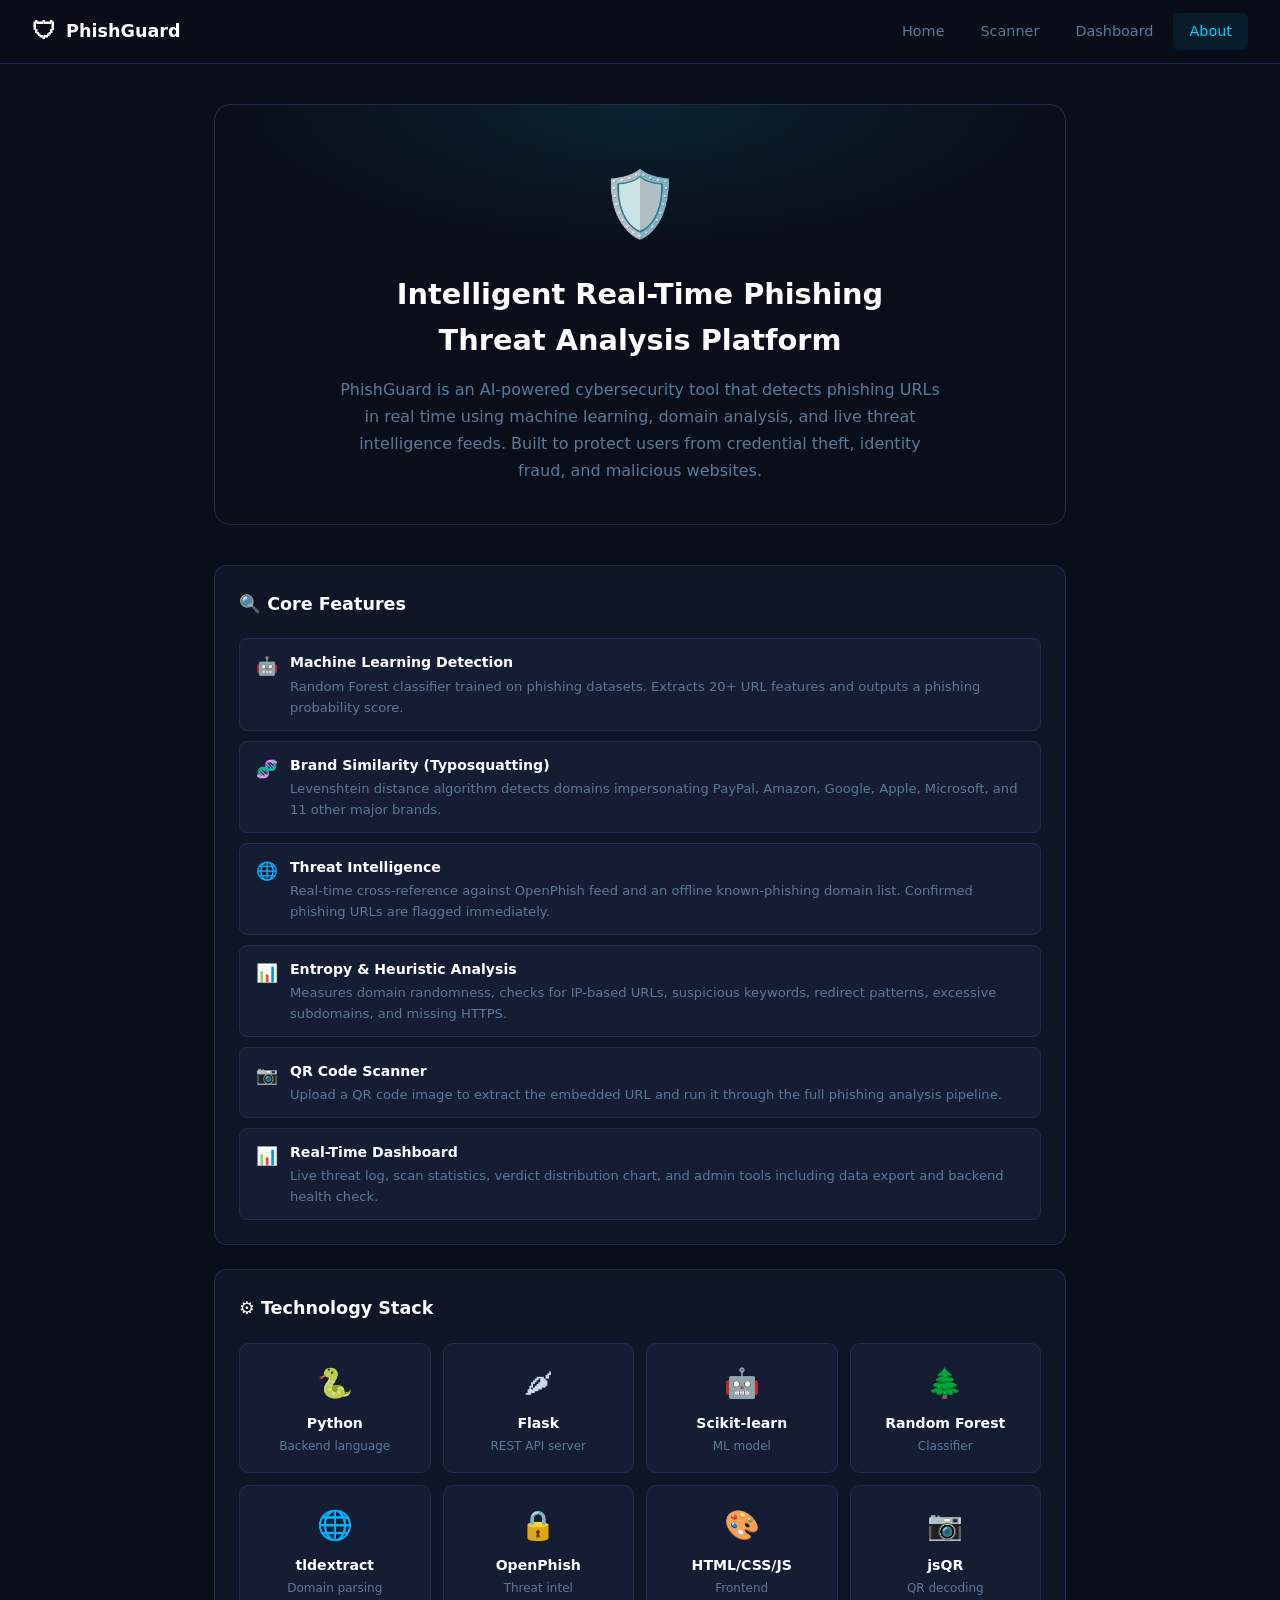
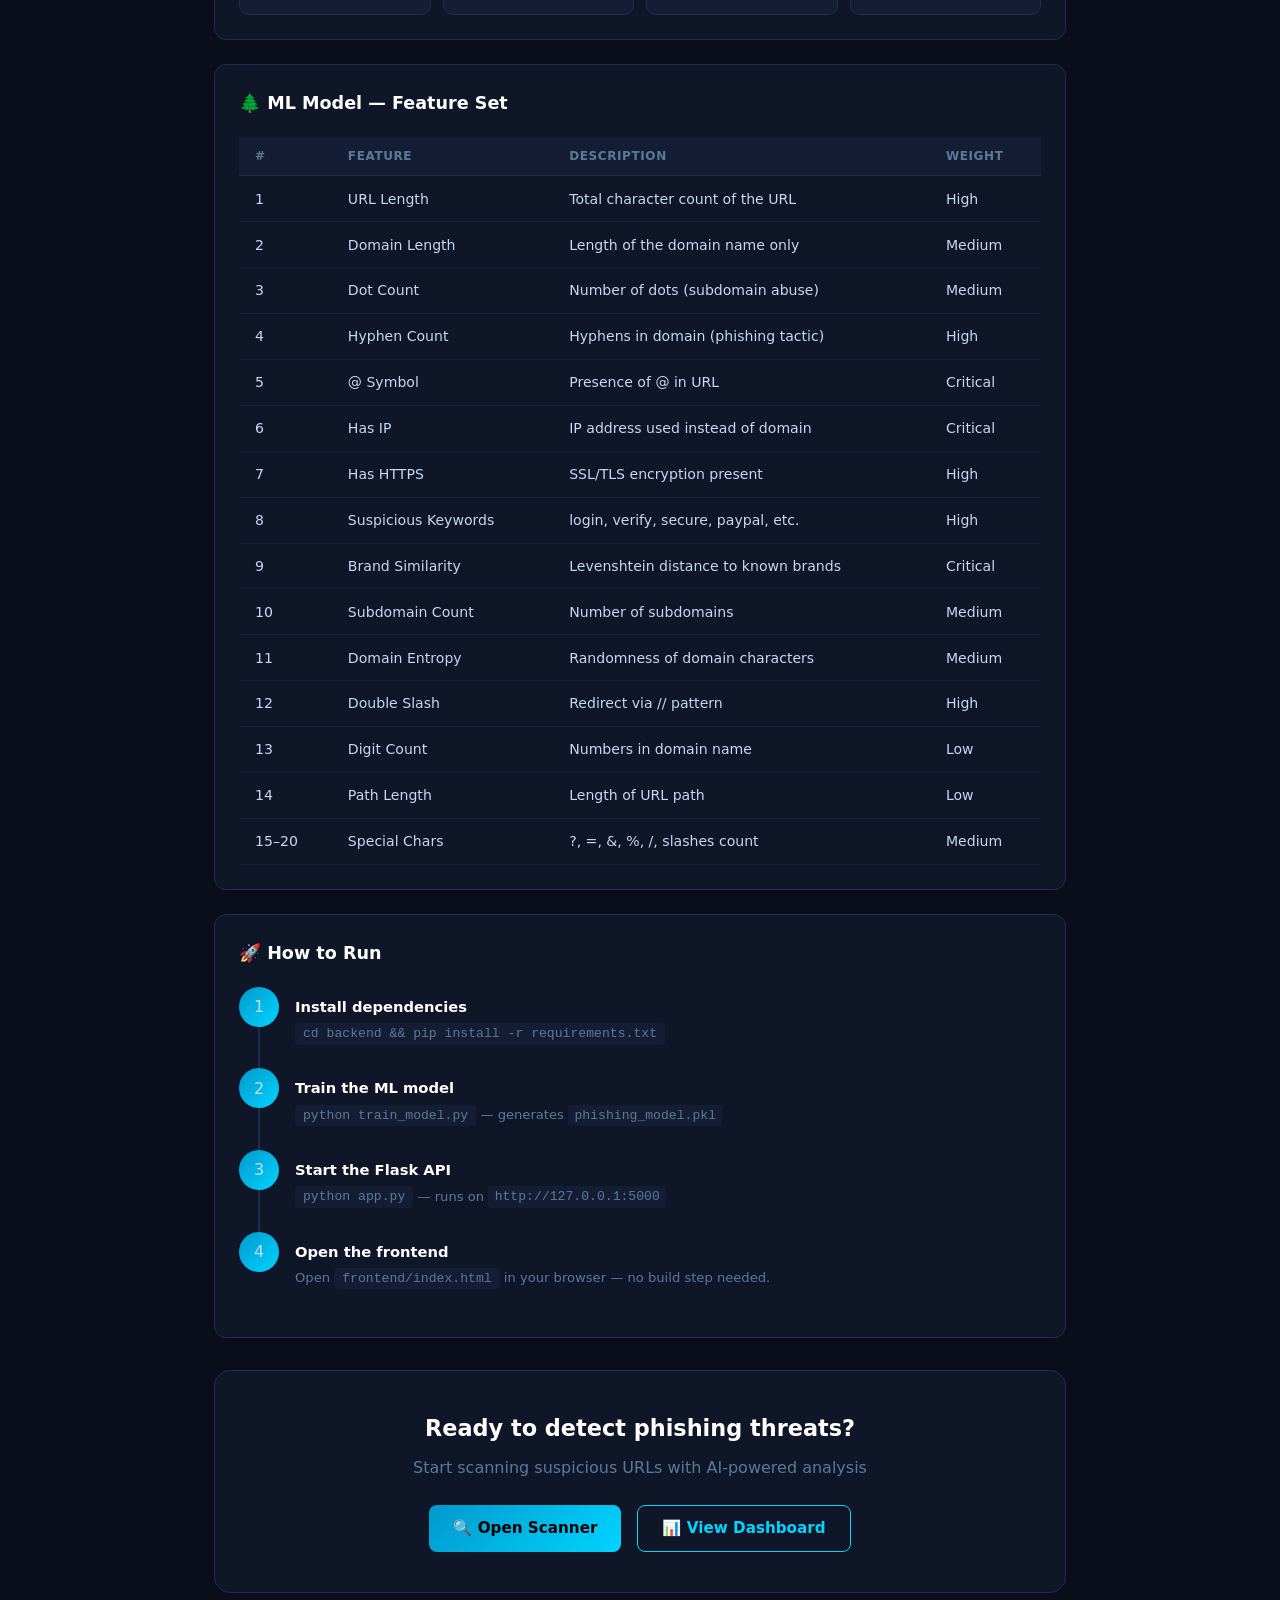
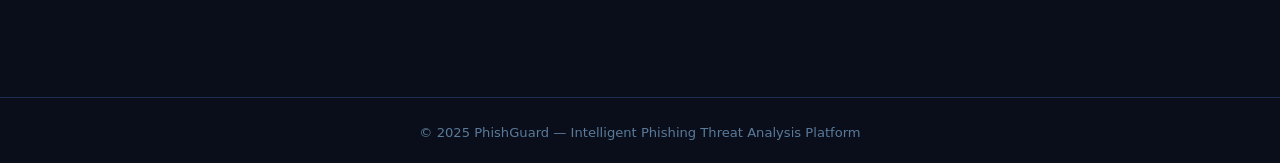
<file: frontend/about.html>
<!DOCTYPE html>
<html lang="en">
<head>
  <meta charset="UTF-8" />
  <meta name="viewport" content="width=device-width, initial-scale=1.0" />
  <meta http-equiv="X-UA-Compatible" content="IE=edge" />
  <meta name="description" content="About PhishGuard — AI-powered phishing detection platform." />
  <title>About — PhishGuard</title>
  <link rel="stylesheet" href="css/style.css" />
  <style>
    .about-wrap { max-width: 900px; margin: 0 auto; padding: 2.5rem 1.5rem; }

    .hero-about {
      text-align: center;
      padding: 3rem 1rem 2.5rem;
      background: radial-gradient(ellipse 70% 50% at 50% 0%, rgba(0,212,255,0.1) 0%, transparent 70%);
      border-radius: 16px;
      margin-bottom: 2.5rem;
      border: 1px solid var(--border);
    }
    .hero-about .big-icon { font-size: 4rem; margin-bottom: 1rem; }
    .hero-about h1 { font-size: 1.8rem; color: #fff; margin-bottom: 0.75rem; }
    .hero-about p  { color: var(--text-dim); max-width: 600px; margin: 0 auto; line-height: 1.7; }

    /* Section heading */
    .sec-title {
      font-size: 1.1rem; color: #fff; font-weight: 700;
      margin-bottom: 1.25rem;
      display: flex; align-items: center; gap: 0.5rem;
    }

    /* Tech stack */
    .tech-grid { display: grid; grid-template-columns: repeat(auto-fill, minmax(160px, 1fr)); gap: 0.75rem; }
    .tech-item {
      background: var(--bg3);
      border: 1px solid var(--border);
      border-radius: 10px;
      padding: 1rem;
      text-align: center;
      transition: border-color 0.2s;
    }
    .tech-item:hover { border-color: var(--accent); }
    .tech-item .t-icon { font-size: 1.8rem; margin-bottom: 0.4rem; }
    .tech-item .t-name { font-size: 0.88rem; color: #fff; font-weight: 600; }
    .tech-item .t-role { font-size: 0.75rem; color: var(--text-dim); margin-top: 2px; }

    /* Feature list */
    .feat-list { display: flex; flex-direction: column; gap: 0.6rem; }
    .feat-row {
      display: flex; align-items: flex-start; gap: 0.75rem;
      padding: 0.75rem 1rem;
      background: var(--bg3);
      border-radius: 8px;
      border: 1px solid var(--border);
      font-size: 0.88rem;
    }
    .feat-row .f-icon { font-size: 1.1rem; flex-shrink: 0; margin-top: 1px; }
    .feat-row .f-title { color: #fff; font-weight: 600; margin-bottom: 2px; }
    .feat-row .f-desc  { color: var(--text-dim); font-size: 0.82rem; }

    /* ML model table */
    .model-table { width: 100%; border-collapse: collapse; font-size: 0.88rem; }
    .model-table th {
      background: var(--bg3); color: var(--text-dim);
      padding: 0.6rem 1rem; text-align: left;
      font-size: 0.75rem; text-transform: uppercase; letter-spacing: 0.05em;
      border-bottom: 1px solid var(--border);
    }
    .model-table td {
      padding: 0.7rem 1rem;
      border-bottom: 1px solid rgba(30,45,80,0.4);
      color: var(--text);
    }
    .model-table tr:hover td { background: rgba(0,212,255,0.03); }

    /* Timeline */
    .timeline { display: flex; flex-direction: column; gap: 0; }
    .tl-item {
      display: flex; gap: 1rem;
      padding-bottom: 1.5rem;
      position: relative;
    }
    .tl-item:not(:last-child)::before {
      content: "";
      position: absolute; left: 19px; top: 40px;
      width: 2px; bottom: 0;
      background: var(--border);
    }
    .tl-dot {
      width: 40px; height: 40px; border-radius: 50%;
      background: linear-gradient(135deg, var(--accent2), var(--accent));
      display: flex; align-items: center; justify-content: center;
      font-size: 1rem; flex-shrink: 0; z-index: 1;
    }
    .tl-content { padding-top: 0.5rem; }
    .tl-content h4 { color: #fff; font-size: 0.92rem; margin-bottom: 0.25rem; }
    .tl-content p  { color: var(--text-dim); font-size: 0.82rem; }

    /* CTA */
    .about-cta {
      text-align: center;
      background: var(--bg2);
      border: 1px solid var(--border);
      border-radius: 16px;
      padding: 2.5rem;
      margin-top: 2rem;
    }
    .about-cta h2 { color: #fff; font-size: 1.4rem; margin-bottom: 0.5rem; }
    .about-cta p  { color: var(--text-dim); margin-bottom: 1.5rem; }
    .cta-btns { display: flex; gap: 1rem; justify-content: center; flex-wrap: wrap; }
  </style>
</head>
<body>

<nav>
  <div class="nav-brand"><span class="shield">🛡</span>PhishGuard</div>
  <div class="nav-links">
    <a href="/">Home</a>
    <a href="/scanner.html">Scanner</a>
    <a href="/dashboard.html">Dashboard</a>
    <a href="/about.html">About</a>
  </div>
</nav>

<div class="about-wrap">

  <!-- Hero -->
  <div class="hero-about">
    <div class="big-icon">🛡️</div>
    <h1>Intelligent Real-Time Phishing<br>Threat Analysis Platform</h1>
    <p>
      PhishGuard is an AI-powered cybersecurity tool that detects phishing URLs in real time
      using machine learning, domain analysis, and live threat intelligence feeds.
      Built to protect users from credential theft, identity fraud, and malicious websites.
    </p>
  </div>

  <!-- Features -->
  <div class="card" style="margin-bottom:1.5rem;">
    <div class="sec-title">🔍 Core Features</div>
    <div class="feat-list">
      <div class="feat-row">
        <div class="f-icon">🤖</div>
        <div>
          <div class="f-title">Machine Learning Detection</div>
          <div class="f-desc">Random Forest classifier trained on phishing datasets. Extracts 20+ URL features and outputs a phishing probability score.</div>
        </div>
      </div>
      <div class="feat-row">
        <div class="f-icon">🧬</div>
        <div>
          <div class="f-title">Brand Similarity (Typosquatting)</div>
          <div class="f-desc">Levenshtein distance algorithm detects domains impersonating PayPal, Amazon, Google, Apple, Microsoft, and 11 other major brands.</div>
        </div>
      </div>
      <div class="feat-row">
        <div class="f-icon">🌐</div>
        <div>
          <div class="f-title">Threat Intelligence</div>
          <div class="f-desc">Real-time cross-reference against OpenPhish feed and an offline known-phishing domain list. Confirmed phishing URLs are flagged immediately.</div>
        </div>
      </div>
      <div class="feat-row">
        <div class="f-icon">📊</div>
        <div>
          <div class="f-title">Entropy & Heuristic Analysis</div>
          <div class="f-desc">Measures domain randomness, checks for IP-based URLs, suspicious keywords, redirect patterns, excessive subdomains, and missing HTTPS.</div>
        </div>
      </div>
      <div class="feat-row">
        <div class="f-icon">📷</div>
        <div>
          <div class="f-title">QR Code Scanner</div>
          <div class="f-desc">Upload a QR code image to extract the embedded URL and run it through the full phishing analysis pipeline.</div>
        </div>
      </div>
      <div class="feat-row">
        <div class="f-icon">📊</div>
        <div>
          <div class="f-title">Real-Time Dashboard</div>
          <div class="f-desc">Live threat log, scan statistics, verdict distribution chart, and admin tools including data export and backend health check.</div>
        </div>
      </div>
    </div>
  </div>

  <!-- Tech Stack -->
  <div class="card" style="margin-bottom:1.5rem;">
    <div class="sec-title">⚙ Technology Stack</div>
    <div class="tech-grid">
      <div class="tech-item"><div class="t-icon">🐍</div><div class="t-name">Python</div><div class="t-role">Backend language</div></div>
      <div class="tech-item"><div class="t-icon">🌶</div><div class="t-name">Flask</div><div class="t-role">REST API server</div></div>
      <div class="tech-item"><div class="t-icon">🤖</div><div class="t-name">Scikit-learn</div><div class="t-role">ML model</div></div>
      <div class="tech-item"><div class="t-icon">🌲</div><div class="t-name">Random Forest</div><div class="t-role">Classifier</div></div>
      <div class="tech-item"><div class="t-icon">🌐</div><div class="t-name">tldextract</div><div class="t-role">Domain parsing</div></div>
      <div class="tech-item"><div class="t-icon">🔒</div><div class="t-name">OpenPhish</div><div class="t-role">Threat intel</div></div>
      <div class="tech-item"><div class="t-icon">🎨</div><div class="t-name">HTML/CSS/JS</div><div class="t-role">Frontend</div></div>
      <div class="tech-item"><div class="t-icon">📷</div><div class="t-name">jsQR</div><div class="t-role">QR decoding</div></div>
    </div>
  </div>

  <!-- ML Model Details -->
  <div class="card" style="margin-bottom:1.5rem;">
    <div class="sec-title">🌲 ML Model — Feature Set</div>
    <div style="overflow-x:auto;">
      <table class="model-table">
        <thead>
          <tr><th>#</th><th>Feature</th><th>Description</th><th>Weight</th></tr>
        </thead>
        <tbody>
          <tr><td>1</td><td>URL Length</td><td>Total character count of the URL</td><td>High</td></tr>
          <tr><td>2</td><td>Domain Length</td><td>Length of the domain name only</td><td>Medium</td></tr>
          <tr><td>3</td><td>Dot Count</td><td>Number of dots (subdomain abuse)</td><td>Medium</td></tr>
          <tr><td>4</td><td>Hyphen Count</td><td>Hyphens in domain (phishing tactic)</td><td>High</td></tr>
          <tr><td>5</td><td>@ Symbol</td><td>Presence of @ in URL</td><td>Critical</td></tr>
          <tr><td>6</td><td>Has IP</td><td>IP address used instead of domain</td><td>Critical</td></tr>
          <tr><td>7</td><td>Has HTTPS</td><td>SSL/TLS encryption present</td><td>High</td></tr>
          <tr><td>8</td><td>Suspicious Keywords</td><td>login, verify, secure, paypal, etc.</td><td>High</td></tr>
          <tr><td>9</td><td>Brand Similarity</td><td>Levenshtein distance to known brands</td><td>Critical</td></tr>
          <tr><td>10</td><td>Subdomain Count</td><td>Number of subdomains</td><td>Medium</td></tr>
          <tr><td>11</td><td>Domain Entropy</td><td>Randomness of domain characters</td><td>Medium</td></tr>
          <tr><td>12</td><td>Double Slash</td><td>Redirect via // pattern</td><td>High</td></tr>
          <tr><td>13</td><td>Digit Count</td><td>Numbers in domain name</td><td>Low</td></tr>
          <tr><td>14</td><td>Path Length</td><td>Length of URL path</td><td>Low</td></tr>
          <tr><td>15–20</td><td>Special Chars</td><td>?, =, &, %, /, slashes count</td><td>Medium</td></tr>
        </tbody>
      </table>
    </div>
  </div>

  <!-- How to run -->
  <div class="card" style="margin-bottom:1.5rem;">
    <div class="sec-title">🚀 How to Run</div>
    <div class="timeline">
      <div class="tl-item">
        <div class="tl-dot">1</div>
        <div class="tl-content">
          <h4>Install dependencies</h4>
          <p><code style="background:var(--bg3); padding:0.2rem 0.5rem; border-radius:4px; font-size:0.82rem;">cd backend &amp;&amp; pip install -r requirements.txt</code></p>
        </div>
      </div>
      <div class="tl-item">
        <div class="tl-dot">2</div>
        <div class="tl-content">
          <h4>Train the ML model</h4>
          <p><code style="background:var(--bg3); padding:0.2rem 0.5rem; border-radius:4px; font-size:0.82rem;">python train_model.py</code> — generates <code style="background:var(--bg3); padding:0.2rem 0.4rem; border-radius:4px; font-size:0.82rem;">phishing_model.pkl</code></p>
        </div>
      </div>
      <div class="tl-item">
        <div class="tl-dot">3</div>
        <div class="tl-content">
          <h4>Start the Flask API</h4>
          <p><code style="background:var(--bg3); padding:0.2rem 0.5rem; border-radius:4px; font-size:0.82rem;">python app.py</code> — runs on <code style="background:var(--bg3); padding:0.2rem 0.4rem; border-radius:4px; font-size:0.82rem;">http://127.0.0.1:5000</code></p>
        </div>
      </div>
      <div class="tl-item">
        <div class="tl-dot">4</div>
        <div class="tl-content">
          <h4>Open the frontend</h4>
          <p>Open <code style="background:var(--bg3); padding:0.2rem 0.5rem; border-radius:4px; font-size:0.82rem;">frontend/index.html</code> in your browser — no build step needed.</p>
        </div>
      </div>
    </div>
  </div>

  <!-- CTA -->
  <div class="about-cta">
    <h2>Ready to detect phishing threats?</h2>
    <p>Start scanning suspicious URLs with AI-powered analysis</p>
    <div class="cta-btns">
      <a href="/scanner.html" class="btn btn-primary">🔍 Open Scanner</a>
      <a href="/dashboard.html" class="btn btn-outline">📊 View Dashboard</a>
    </div>
  </div>

</div>

<footer>&copy; 2025 PhishGuard — Intelligent Phishing Threat Analysis Platform</footer>

<script src="js/main.js"></script>
</body>
</html>
</file>
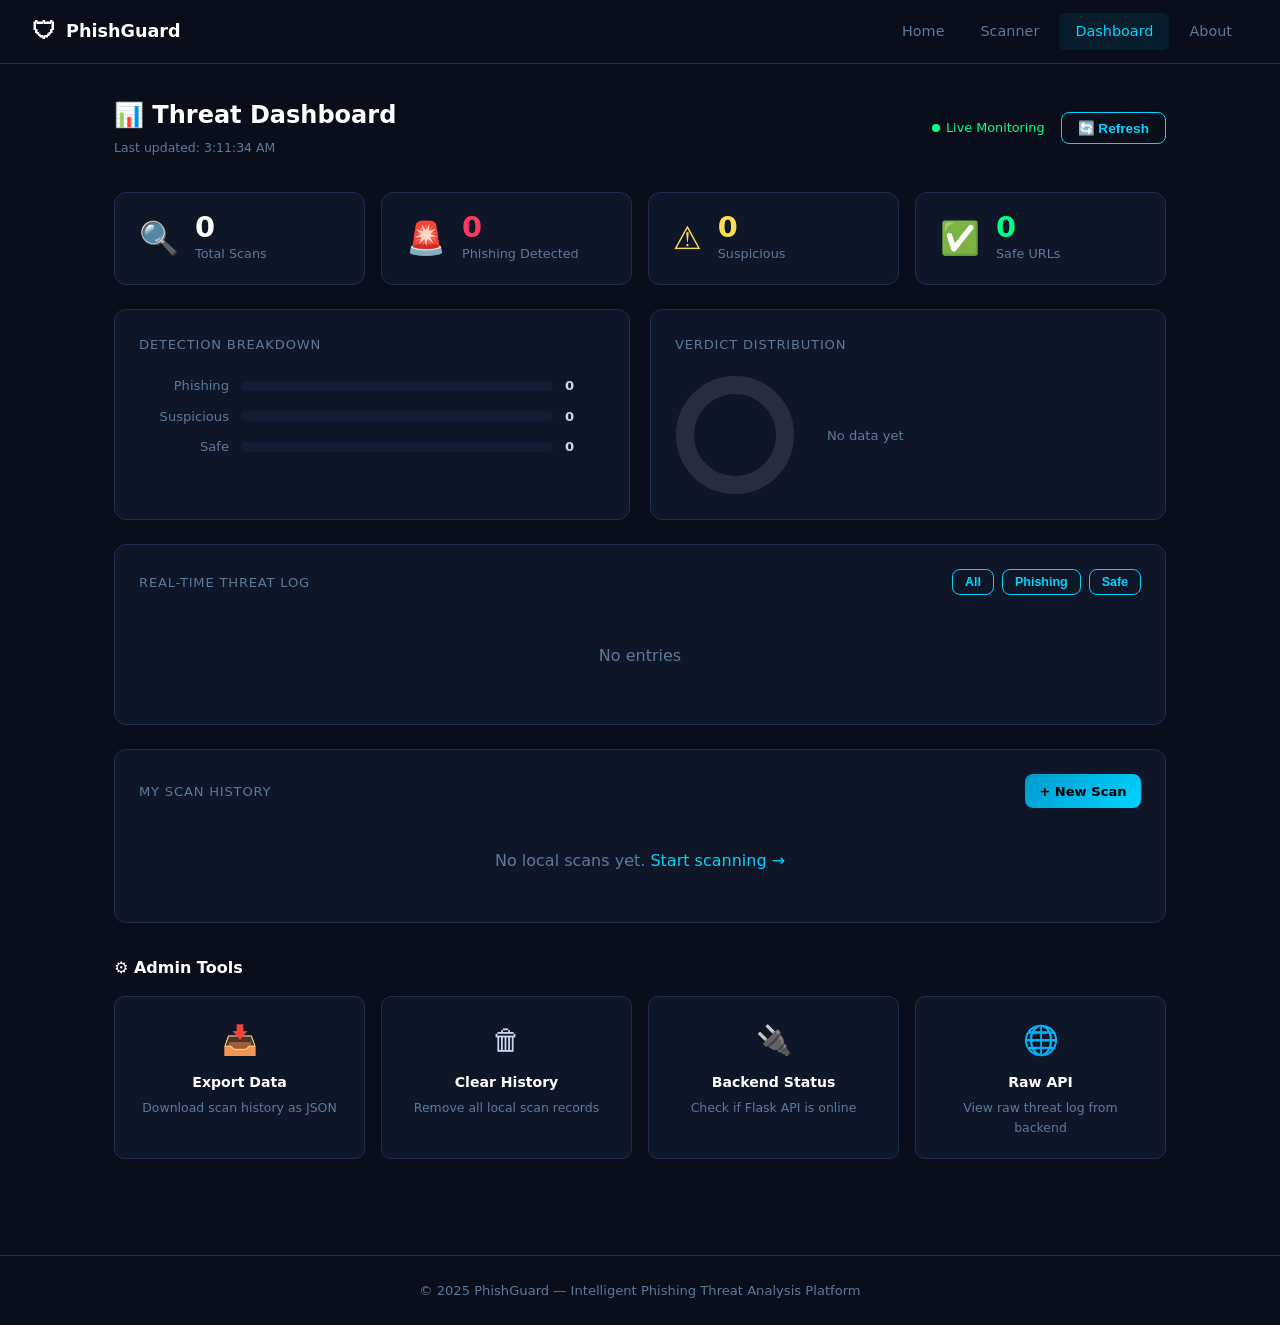
<file: frontend/dashboard.html>
<!DOCTYPE html>
<html lang="en">
<head>
  <meta charset="UTF-8" />
  <meta name="viewport" content="width=device-width, initial-scale=1.0" />
  <meta http-equiv="X-UA-Compatible" content="IE=edge" />
  <meta name="description" content="Real-time phishing threat dashboard." />
  <title>Dashboard — PhishGuard</title>
  <link rel="stylesheet" href="css/style.css" />
  <style>
    .dash-wrap { max-width: 1100px; margin: 0 auto; padding: 2rem 1.5rem; }

    /* Top bar */
    .dash-topbar {
      display: flex; align-items: center; justify-content: space-between;
      flex-wrap: wrap; gap: 1rem;
      margin-bottom: 2rem;
    }
    .dash-topbar h1 { font-size: 1.5rem; color: #fff; }
    .live-dot {
      display: inline-flex; align-items: center; gap: 6px;
      font-size: 0.8rem; color: var(--green);
    }
    .live-dot::before {
      content: "";
      width: 8px; height: 8px;
      background: var(--green);
      border-radius: 50%;
      animation: pulse 1.5s infinite;
    }

    /* Chart area */
    .chart-card {
      background: var(--bg2);
      border: 1px solid var(--border);
      border-radius: 12px;
      padding: 1.5rem;
    }
    .chart-title {
      font-size: 0.82rem; color: var(--text-dim);
      text-transform: uppercase; letter-spacing: 0.06em;
      margin-bottom: 1.25rem;
    }

    /* Bar chart */
    .bar-chart { display: flex; flex-direction: column; gap: 0.6rem; }
    .bar-row { display: flex; align-items: center; gap: 0.75rem; font-size: 0.82rem; }
    .bar-label { width: 90px; color: var(--text-dim); text-align: right; flex-shrink: 0; }
    .bar-track { flex: 1; background: var(--bg3); border-radius: 99px; height: 10px; overflow: hidden; }
    .bar-fill   { height: 100%; border-radius: 99px; transition: width 0.8s ease; }
    .bar-val    { width: 40px; color: var(--text); font-weight: 600; }

    /* Donut chart (CSS) */
    .donut-wrap { display: flex; align-items: center; gap: 2rem; flex-wrap: wrap; }
    .donut {
      width: 120px; height: 120px;
      border-radius: 50%;
      flex-shrink: 0;
      position: relative;
    }
    .donut-legend { display: flex; flex-direction: column; gap: 0.5rem; }
    .legend-item { display: flex; align-items: center; gap: 0.5rem; font-size: 0.82rem; }
    .legend-dot  { width: 10px; height: 10px; border-radius: 50%; flex-shrink: 0; }

    /* Threat log */
    .threat-log { display: flex; flex-direction: column; gap: 0.5rem; max-height: 380px; overflow-y: auto; }
    .log-item {
      display: flex; align-items: center; gap: 0.75rem;
      padding: 0.7rem 1rem;
      background: var(--bg3);
      border-radius: 8px;
      border: 1px solid var(--border);
      font-size: 0.83rem;
      transition: border-color 0.2s;
    }
    .log-item:hover { border-color: var(--accent2); }
    .log-url { flex: 1; font-family: monospace; color: var(--text); overflow: hidden; text-overflow: ellipsis; white-space: nowrap; }
    .log-time { color: var(--text-dim); white-space: nowrap; font-size: 0.75rem; }

    /* Admin panel */
    .admin-section { margin-top: 2rem; }
    .admin-section h3 { color: #fff; font-size: 1rem; margin-bottom: 1rem; }

    .admin-grid { display: grid; grid-template-columns: repeat(auto-fill, minmax(220px, 1fr)); gap: 1rem; }
    .admin-action {
      background: var(--bg2);
      border: 1px solid var(--border);
      border-radius: 10px;
      padding: 1.25rem;
      cursor: pointer;
      transition: border-color 0.2s, transform 0.2s;
      text-align: center;
    }
    .admin-action:hover { border-color: var(--accent); transform: translateY(-2px); }
    .admin-action .icon { font-size: 1.8rem; margin-bottom: 0.5rem; }
    .admin-action h4 { color: #fff; font-size: 0.88rem; margin-bottom: 0.25rem; }
    .admin-action p  { color: var(--text-dim); font-size: 0.78rem; }

    /* Refresh btn */
    #refresh-time { font-size: 0.78rem; color: var(--text-dim); }
  </style>
</head>
<body>

<nav>
  <div class="nav-brand"><span class="shield">🛡</span>PhishGuard</div>
  <div class="nav-links">
    <a href="/">Home</a>
    <a href="/scanner.html">Scanner</a>
    <a href="/dashboard.html">Dashboard</a>
    <a href="/about.html">About</a>
  </div>
</nav>

<div class="dash-wrap">

  <div class="dash-topbar">
    <div>
      <h1>📊 Threat Dashboard</h1>
      <span id="refresh-time">Last updated: just now</span>
    </div>
    <div style="display:flex; align-items:center; gap:1rem;">
      <span class="live-dot">Live Monitoring</span>
      <button class="btn btn-outline" style="padding:0.45rem 1rem; font-size:0.85rem;" onclick="loadDashboard()">🔄 Refresh</button>
    </div>
  </div>

  <!-- Stat cards -->
  <div class="grid-4" style="margin-bottom:1.5rem;" id="stat-cards">
    <div class="stat-card">
      <div class="stat-icon">🔍</div>
      <div><div class="stat-value" id="stat-total">—</div><div class="stat-label">Total Scans</div></div>
    </div>
    <div class="stat-card">
      <div class="stat-icon" style="color:var(--red)">🚨</div>
      <div><div class="stat-value" id="stat-phishing" style="color:var(--red)">—</div><div class="stat-label">Phishing Detected</div></div>
    </div>
    <div class="stat-card">
      <div class="stat-icon" style="color:var(--yellow)">⚠️</div>
      <div><div class="stat-value" id="stat-suspicious" style="color:var(--yellow)">—</div><div class="stat-label">Suspicious</div></div>
    </div>
    <div class="stat-card">
      <div class="stat-icon" style="color:var(--green)">✅</div>
      <div><div class="stat-value" id="stat-safe" style="color:var(--green)">—</div><div class="stat-label">Safe URLs</div></div>
    </div>
  </div>

  <!-- Charts row -->
  <div class="grid-2" style="margin-bottom:1.5rem;">

    <!-- Detection breakdown bar chart -->
    <div class="chart-card">
      <div class="chart-title">Detection Breakdown</div>
      <div class="bar-chart" id="bar-chart"></div>
    </div>

    <!-- Verdict distribution donut -->
    <div class="chart-card">
      <div class="chart-title">Verdict Distribution</div>
      <div class="donut-wrap">
        <canvas id="donut-canvas" width="120" height="120"></canvas>
        <div class="donut-legend" id="donut-legend"></div>
      </div>
    </div>

  </div>

  <!-- Threat log -->
  <div class="chart-card" style="margin-bottom:1.5rem;">
    <div style="display:flex; align-items:center; justify-content:space-between; margin-bottom:1rem;">
      <div class="chart-title" style="margin:0;">Real-Time Threat Log</div>
      <div style="display:flex; gap:0.5rem;">
        <button class="btn btn-outline" style="padding:0.3rem 0.75rem; font-size:0.78rem;" onclick="filterLog('ALL')">All</button>
        <button class="btn btn-outline" style="padding:0.3rem 0.75rem; font-size:0.78rem;" onclick="filterLog('PHISHING')">Phishing</button>
        <button class="btn btn-outline" style="padding:0.3rem 0.75rem; font-size:0.78rem;" onclick="filterLog('SAFE')">Safe</button>
      </div>
    </div>
    <div class="threat-log" id="threat-log"></div>
  </div>

  <!-- My scan history -->
  <div class="chart-card" style="margin-bottom:1.5rem;">
    <div style="display:flex; align-items:center; justify-content:space-between; margin-bottom:1rem;">
      <div class="chart-title" style="margin:0;">My Scan History</div>
      <a href="/scanner.html" class="btn btn-primary" style="padding:0.4rem 0.9rem; font-size:0.82rem;">+ New Scan</a>
    </div>
    <div id="my-history"></div>
  </div>

  <!-- Admin panel -->
  <div class="admin-section">
    <h3>⚙ Admin Tools</h3>
    <div class="admin-grid">
      <div class="admin-action" onclick="exportData()">
        <div class="icon">📥</div>
        <h4>Export Data</h4>
        <p>Download scan history as JSON</p>
      </div>
      <div class="admin-action" onclick="clearHistory()">
        <div class="icon">🗑</div>
        <h4>Clear History</h4>
        <p>Remove all local scan records</p>
      </div>
      <div class="admin-action" onclick="checkBackend()">
        <div class="icon">🔌</div>
        <h4>Backend Status</h4>
        <p>Check if Flask API is online</p>
      </div>
      <div class="admin-action" onclick="window.open(API+'/recent','_blank')">
        <div class="icon">🌐</div>
        <h4>Raw API</h4>
        <p>View raw threat log from backend</p>
      </div>
    </div>
  </div>

</div>

<footer>&copy; 2025 PhishGuard — Intelligent Phishing Threat Analysis Platform</footer>

<script src="js/main.js"></script>
<script>
let allLogs = [];

async function loadDashboard() {
  // Load backend recent logs
  try {
    const res = await fetch(`${API}/recent`);
    allLogs = await res.json();
  } catch {
    allLogs = [];
  }

  // Load real stats from MongoDB
  let stats = { total: 0, phishing: 0, suspicious: 0, safe: 0 };
  try {
    const sr = await fetch(`${API}/stats`);
    stats = await sr.json();
  } catch {
    // Fall back to counting from logs
    stats.total      = allLogs.length;
    stats.phishing   = allLogs.filter(l => l.verdict === "PHISHING").length;
    stats.suspicious = allLogs.filter(l => l.verdict === "SUSPICIOUS").length;
    stats.safe       = allLogs.filter(l => l.verdict === "SAFE").length;
  }

  document.getElementById("stat-total").textContent      = stats.total;
  document.getElementById("stat-phishing").textContent   = stats.phishing;
  document.getElementById("stat-suspicious").textContent = stats.suspicious;
  document.getElementById("stat-safe").textContent       = stats.safe;

  const total = stats.total || 1;
  // Bar chart
  const breakdown = [
    { label: "Phishing",   val: stats.phishing,   color: "var(--red)" },
    { label: "Suspicious", val: stats.suspicious, color: "var(--yellow)" },
    { label: "Safe",       val: stats.safe,       color: "var(--green)" },
  ];
  document.getElementById("bar-chart").innerHTML = breakdown.map(f => `
    <div class="bar-row">
      <div class="bar-label">${f.label}</div>
      <div class="bar-track">
        <div class="bar-fill" style="background:${f.color}; width:${(f.val/total*100).toFixed(1)}%"></div>
      </div>
      <div class="bar-val">${f.val}</div>
    </div>`).join("");

  drawDonut(stats.phishing, stats.suspicious, stats.safe, stats.total);
  filterLog("ALL", allLogs);
  renderMyHistory();

  document.getElementById("refresh-time").textContent =
    "Last updated: " + new Date().toLocaleTimeString();
}

function filterLog(type, data) {
  const logs = data || allLogs;
  const filtered = type === "ALL" ? logs : logs.filter(l => l.verdict === type);
  const el = document.getElementById("threat-log");
  if (!filtered.length) {
    el.innerHTML = `<div style="text-align:center; color:var(--text-dim); padding:2rem;">No entries</div>`;
    return;
  }
  el.innerHTML = filtered.map(l => `
    <div class="log-item">
      <span>${l.verdict === "PHISHING" ? "🚨" : l.verdict === "SUSPICIOUS" ? "⚠️" : "✅"}</span>
      ${verdictBadge(l.verdict)}
      <span class="log-url" title="${l.url}">${truncateURL(l.url, 60)}</span>
      <span style="color:var(--accent); font-size:0.8rem; white-space:nowrap;">${l.confidence}%</span>
    <span class="log-time">${timeAgo(l.time)}</span>
    </div>`).join("");
}

function renderMyHistory() {
  const list = History.get();
  const el = document.getElementById("my-history");
  if (!list.length) {
    el.innerHTML = `<div style="text-align:center; color:var(--text-dim); padding:1.5rem;">No local scans yet. <a href="scanner.html">Start scanning →</a></div>`;
    return;
  }
  el.innerHTML = `
    <div class="table-wrap">
      <table>
        <thead><tr><th>URL</th><th>Verdict</th><th>Confidence</th><th>Time</th><th></th></tr></thead>
        <tbody>${list.map(item => `
          <tr>
            <td><span class="url-display" style="font-size:0.78rem;">${truncateURL(item.url, 50)}</span></td>
            <td>${verdictBadge(item.verdict)}</td>
            <td>
              <div style="display:flex; align-items:center; gap:0.5rem;">
                <div class="progress-wrap" style="width:80px;">
                  <div class="progress-bar progress-${verdictColor(item.verdict)}" style="width:${item.confidence}%"></div>
                </div>
                <span style="font-size:0.8rem;">${item.confidence}%</span>
              </div>
            </td>
            <td style="color:var(--text-dim); font-size:0.8rem;">${timeAgo(item.time)}</td>
            <td><a href="scanner.html" class="btn btn-outline" style="padding:0.25rem 0.6rem; font-size:0.75rem;"
              onclick="sessionStorage.setItem('rescan','${item.url.replace(/'/g,"\\'")}')">Re-scan</a></td>
          </tr>`).join("")}
        </tbody>
      </table>
    </div>`;
}

// ── Donut chart via Canvas ──
function drawDonut(phishing, suspicious, safe, total) {
  const canvas = document.getElementById("donut-canvas");
  const ctx = canvas.getContext("2d");
  ctx.clearRect(0, 0, 120, 120);

  if (total === 0) {
    ctx.beginPath();
    ctx.arc(60, 60, 50, 0, Math.PI * 2);
    ctx.strokeStyle = "rgba(255,255,255,0.1)";
    ctx.lineWidth = 18;
    ctx.stroke();
    document.getElementById("donut-legend").innerHTML =
      `<div style="color:var(--text-dim); font-size:0.82rem;">No data yet</div>`;
    return;
  }

  const segments = [
    { val: phishing,   color: "#ff3860", label: "Phishing" },
    { val: suspicious, color: "#ffdd57", label: "Suspicious" },
    { val: safe,       color: "#00ff88", label: "Safe" },
  ].filter(s => s.val > 0);

  let start = -Math.PI / 2;
  segments.forEach(seg => {
    const angle = (seg.val / total) * Math.PI * 2;
    ctx.beginPath();
    ctx.arc(60, 60, 50, start, start + angle);
    ctx.strokeStyle = seg.color;
    ctx.lineWidth = 18;
    ctx.stroke();
    start += angle;
  });

  // Center text
  ctx.fillStyle = "#fff";
  ctx.font = "bold 18px Segoe UI";
  ctx.textAlign = "center";
  ctx.textBaseline = "middle";
  ctx.fillText(total, 60, 60);

  document.getElementById("donut-legend").innerHTML = segments.map(s => `
    <div class="legend-item">
      <div class="legend-dot" style="background:${s.color}"></div>
      <span>${s.label}: <strong>${s.val}</strong></span>
    </div>`).join("");
}

// ── Admin actions ──
function exportData() {
  const data = History.get();
  const blob = new Blob([JSON.stringify(data, null, 2)], { type: "application/json" });
  const a = document.createElement("a");
  a.href = URL.createObjectURL(blob);
  a.download = "phishguard_history.json";
  a.click();
}

function clearHistory() {
  if (confirm("Clear all local scan history?")) {
    History.clear();
    loadDashboard();
  }
}

async function checkBackend() {
  try {
    const res = await fetch(`${API}/health`);
    const data = await res.json();
    alert(`✅ Backend Online\nStatus: ${data.status}\nML Model Loaded: ${data.model_loaded}`);
  } catch {
    alert("❌ Backend Offline\nMake sure Flask is running:\ncd backend && python app.py");
  }
}

// ── Handle rescan from dashboard ──
window.addEventListener("load", () => {
  const url = sessionStorage.getItem("rescan");
  if (url) {
    sessionStorage.removeItem("rescan");
    sessionStorage.setItem("last_url", url);
  }
  loadDashboard();
});

// Auto-refresh every 30s
setInterval(loadDashboard, 30000);
</script>
</body>
</html>
</file>
<file: docs/css/style.css>
/* ── Reset & Base ── */
*, *::before, *::after { box-sizing: border-box; margin: 0; padding: 0; }

:root {
  --bg:        #0a0e1a;
  --bg2:       #0f1628;
  --bg3:       #151d35;
  --border:    #1e2d50;
  --accent:    #00d4ff;
  --accent2:   #0099cc;
  --green:     #00ff88;
  --red:       #ff3860;
  --yellow:    #ffdd57;
  --text:      #c8d8f0;
  --text-dim:  #5a7a9a;
  --font:      'Segoe UI', system-ui, sans-serif;
}

body {
  background: var(--bg);
  color: var(--text);
  font-family: var(--font);
  min-height: 100vh;
  line-height: 1.6;
}

a { color: var(--accent); text-decoration: none; }
a:hover { color: #fff; }

/* ── Scrollbar ── */
::-webkit-scrollbar { width: 6px; }
::-webkit-scrollbar-track { background: var(--bg2); }
::-webkit-scrollbar-thumb { background: var(--border); border-radius: 3px; }

/* ── Nav ── */
nav {
  background: rgba(10,14,26,0.95);
  backdrop-filter: blur(12px);
  border-bottom: 1px solid var(--border);
  position: sticky; top: 0; z-index: 100;
  padding: 0 2rem;
  display: flex; align-items: center; justify-content: space-between;
  height: 64px;
}

.nav-brand {
  display: flex; align-items: center; gap: 10px;
  font-size: 1.1rem; font-weight: 700; color: #fff;
}

.nav-brand .shield { font-size: 1.5rem; }

.nav-links { display: flex; gap: 0.25rem; }

.nav-links a {
  color: var(--text-dim);
  padding: 0.45rem 1rem;
  border-radius: 6px;
  font-size: 0.9rem;
  transition: all 0.2s;
}

.nav-links a:hover, .nav-links a.active {
  color: var(--accent);
  background: rgba(0,212,255,0.08);
}

.nav-hamburger {
  display: none;
  background: none; border: none; cursor: pointer;
  color: var(--text); font-size: 1.5rem; padding: 0.25rem;
}

@media(max-width: 600px) {
  nav { padding: 0 1rem; }
  .nav-hamburger { display: block; }
  .nav-links {
    display: none;
    position: absolute; top: 64px; left: 0; right: 0;
    background: rgba(10,14,26,0.98);
    border-bottom: 1px solid var(--border);
    flex-direction: column;
    padding: 0.75rem 1rem;
    gap: 0.25rem;
    z-index: 99;
  }
  .nav-links.open { display: flex; }
  .nav-links a { padding: 0.6rem 1rem; border-radius: 6px; }
}

/* ── Buttons ── */
.btn {
  display: inline-flex; align-items: center; gap: 8px;
  padding: 0.65rem 1.5rem;
  border-radius: 8px;
  border: none; cursor: pointer;
  font-size: 0.95rem; font-weight: 600;
  transition: all 0.2s;
}

.btn-primary {
  background: linear-gradient(135deg, var(--accent2), var(--accent));
  color: #000;
}
.btn-primary:hover { transform: translateY(-1px); box-shadow: 0 4px 20px rgba(0,212,255,0.35); }

.btn-outline {
  background: transparent;
  border: 1px solid var(--accent);
  color: var(--accent);
}
.btn-outline:hover { background: rgba(0,212,255,0.1); }

.btn:disabled { opacity: 0.5; cursor: not-allowed; transform: none !important; }

/* ── Cards ── */
.card {
  background: var(--bg2);
  border: 1px solid var(--border);
  border-radius: 12px;
  padding: 1.5rem;
}

.card-glow {
  box-shadow: 0 0 30px rgba(0,212,255,0.06);
}

/* ── Badges ── */
.badge {
  display: inline-flex; align-items: center; gap: 5px;
  padding: 0.25rem 0.75rem;
  border-radius: 20px;
  font-size: 0.78rem; font-weight: 700;
  text-transform: uppercase; letter-spacing: 0.05em;
}

.badge-safe    { background: rgba(0,255,136,0.12); color: var(--green); border: 1px solid rgba(0,255,136,0.3); }
.badge-suspicious { background: rgba(255,221,87,0.12); color: var(--yellow); border: 1px solid rgba(255,221,87,0.3); }
.badge-phishing { background: rgba(255,56,96,0.12); color: var(--red); border: 1px solid rgba(255,56,96,0.3); }

/* ── Section ── */
.section { padding: 4rem 2rem; max-width: 1100px; margin: 0 auto; }
.section-sm { padding: 2rem; max-width: 1100px; margin: 0 auto; }

/* ── Page Header ── */
.page-header {
  text-align: center;
  padding: 3rem 2rem 2rem;
}
.page-header h1 { font-size: 2rem; color: #fff; margin-bottom: 0.5rem; }
.page-header p  { color: var(--text-dim); font-size: 1rem; }

/* ── Grid ── */
.grid-2 { display: grid; grid-template-columns: 1fr 1fr; gap: 1.25rem; }
.grid-3 { display: grid; grid-template-columns: repeat(3,1fr); gap: 1.25rem; }
.grid-4 { display: grid; grid-template-columns: repeat(4,1fr); gap: 1rem; }

@media(max-width:768px) {
  .grid-2, .grid-3, .grid-4 { grid-template-columns: 1fr; }
  .nav-links a { padding: 0.4rem 0.6rem; font-size: 0.82rem; }
}

/* ── Stat Card ── */
.stat-card {
  background: var(--bg2);
  border: 1px solid var(--border);
  border-radius: 12px;
  padding: 1.25rem 1.5rem;
  display: flex; align-items: center; gap: 1rem;
}
.stat-icon { font-size: 2rem; }
.stat-value { font-size: 1.8rem; font-weight: 700; color: #fff; line-height: 1; }
.stat-label { font-size: 0.8rem; color: var(--text-dim); margin-top: 2px; }

/* ── Table ── */
.table-wrap { overflow-x: auto; }
table { width: 100%; border-collapse: collapse; font-size: 0.88rem; }
th {
  background: var(--bg3);
  color: var(--text-dim);
  text-transform: uppercase;
  font-size: 0.75rem;
  letter-spacing: 0.06em;
  padding: 0.75rem 1rem;
  text-align: left;
  border-bottom: 1px solid var(--border);
}
td {
  padding: 0.85rem 1rem;
  border-bottom: 1px solid rgba(30,45,80,0.5);
  color: var(--text);
  vertical-align: middle;
}
tr:hover td { background: rgba(0,212,255,0.03); }

/* ── Progress Bar ── */
.progress-wrap { background: var(--bg3); border-radius: 99px; height: 8px; overflow: hidden; }
.progress-bar  { height: 100%; border-radius: 99px; transition: width 0.6s ease; }
.progress-safe       { background: var(--green); }
.progress-suspicious { background: var(--yellow); }
.progress-phishing   { background: var(--red); }

/* ── Spinner ── */
.spinner {
  width: 22px; height: 22px;
  border: 3px solid rgba(0,212,255,0.2);
  border-top-color: var(--accent);
  border-radius: 50%;
  animation: spin 0.7s linear infinite;
  display: inline-block;
}
@keyframes spin { to { transform: rotate(360deg); } }

/* ── Alert ── */
.alert {
  border-radius: 10px;
  padding: 1rem 1.25rem;
  display: flex; gap: 0.75rem; align-items: flex-start;
  font-size: 0.92rem;
}
.alert-danger  { background: rgba(255,56,96,0.1);  border: 1px solid rgba(255,56,96,0.3);  color: #ff7090; }
.alert-warning { background: rgba(255,221,87,0.1); border: 1px solid rgba(255,221,87,0.3); color: #ffe080; }
.alert-success { background: rgba(0,255,136,0.1);  border: 1px solid rgba(0,255,136,0.3);  color: #40ffaa; }
.alert-info    { background: rgba(0,212,255,0.08); border: 1px solid rgba(0,212,255,0.25); color: var(--accent); }

/* ── Feature Tag ── */
.tag {
  display: inline-flex; align-items: center; gap: 5px;
  background: var(--bg3);
  border: 1px solid var(--border);
  border-radius: 6px;
  padding: 0.3rem 0.7rem;
  font-size: 0.8rem;
  color: var(--text-dim);
}
.tag.bad  { border-color: rgba(255,56,96,0.4);  color: var(--red);   background: rgba(255,56,96,0.07); }
.tag.good { border-color: rgba(0,255,136,0.4);  color: var(--green); background: rgba(0,255,136,0.07); }
.tag.warn { border-color: rgba(255,221,87,0.4); color: var(--yellow);background: rgba(255,221,87,0.07); }

/* ── URL display ── */
.url-display {
  font-family: 'Courier New', monospace;
  font-size: 0.85rem;
  color: var(--accent);
  word-break: break-all;
  background: var(--bg3);
  padding: 0.4rem 0.75rem;
  border-radius: 6px;
  border: 1px solid var(--border);
}

/* ── Footer ── */
footer {
  border-top: 1px solid var(--border);
  text-align: center;
  padding: 1.5rem;
  color: var(--text-dim);
  font-size: 0.82rem;
  margin-top: 4rem;
}

/* ── Animations ── */
.fade-in { animation: fadeIn 0.4s ease; }
@keyframes fadeIn { from { opacity:0; transform:translateY(10px); } to { opacity:1; transform:none; } }

.pulse { animation: pulse 2s infinite; }
@keyframes pulse { 0%,100%{opacity:1} 50%{opacity:0.5} }

/* ── Divider ── */
.divider { border: none; border-top: 1px solid var(--border); margin: 1.5rem 0; }

/* ── Input ── */
.input-group {
  display: flex; gap: 0.75rem;
  background: var(--bg3);
  border: 1px solid var(--border);
  border-radius: 10px;
  padding: 0.5rem 0.5rem 0.5rem 1rem;
  transition: border-color 0.2s;
}
.input-group:focus-within { border-color: var(--accent); box-shadow: 0 0 0 3px rgba(0,212,255,0.1); }
.input-group input {
  flex: 1; background: transparent; border: none; outline: none;
  color: #fff; font-size: 0.95rem;
}
.input-group input::placeholder { color: var(--text-dim); }

/* ── Tooltip ── */
.tooltip-wrap { position: relative; display: inline-block; }
.tooltip-wrap:hover .tooltip-box { display: block; }
.tooltip-box {
  display: none;
  position: absolute; bottom: 125%; left: 50%; transform: translateX(-50%);
  background: var(--bg3); border: 1px solid var(--border);
  color: var(--text); font-size: 0.78rem;
  padding: 0.4rem 0.75rem; border-radius: 6px;
  white-space: nowrap; z-index: 10;
}

/* ── Scan history item ── */
.history-item {
  display: flex; align-items: center; justify-content: space-between;
  padding: 0.75rem 1rem;
  border-radius: 8px;
  border: 1px solid var(--border);
  background: var(--bg3);
  gap: 1rem;
  transition: border-color 0.2s;
}
.history-item:hover { border-color: var(--accent2); }
.history-item .url-text {
  font-family: monospace; font-size: 0.82rem;
  color: var(--text); flex: 1;
  overflow: hidden; text-overflow: ellipsis; white-space: nowrap;
}

/* ── Gauge ── */
.gauge-wrap { text-align: center; }
.gauge-value { font-size: 3rem; font-weight: 800; line-height: 1; }
.gauge-label { font-size: 0.8rem; color: var(--text-dim); margin-top: 4px; }
.gauge-safe       { color: var(--green); }
.gauge-suspicious { color: var(--yellow); }
.gauge-phishing   { color: var(--red); }
</file>
<file: frontend/css/style.css>
/* ── Reset & Base ── */
*, *::before, *::after { box-sizing: border-box; margin: 0; padding: 0; }

:root {
  --bg:        #0a0e1a;
  --bg2:       #0f1628;
  --bg3:       #151d35;
  --border:    #1e2d50;
  --accent:    #00d4ff;
  --accent2:   #0099cc;
  --green:     #00ff88;
  --red:       #ff3860;
  --yellow:    #ffdd57;
  --text:      #c8d8f0;
  --text-dim:  #5a7a9a;
  --font:      'Segoe UI', system-ui, sans-serif;
}

body {
  background: var(--bg);
  color: var(--text);
  font-family: var(--font);
  min-height: 100vh;
  line-height: 1.6;
}

a { color: var(--accent); text-decoration: none; }
a:hover { color: #fff; }

/* ── Scrollbar ── */
::-webkit-scrollbar { width: 6px; }
::-webkit-scrollbar-track { background: var(--bg2); }
::-webkit-scrollbar-thumb { background: var(--border); border-radius: 3px; }

/* ── Nav ── */
nav {
  background: rgba(10,14,26,0.95);
  backdrop-filter: blur(12px);
  border-bottom: 1px solid var(--border);
  position: sticky; top: 0; z-index: 100;
  padding: 0 2rem;
  display: flex; align-items: center; justify-content: space-between;
  height: 64px;
}

.nav-brand {
  display: flex; align-items: center; gap: 10px;
  font-size: 1.1rem; font-weight: 700; color: #fff;
}

.nav-brand .shield { font-size: 1.5rem; }

.nav-links { display: flex; gap: 0.25rem; }

.nav-links a {
  color: var(--text-dim);
  padding: 0.45rem 1rem;
  border-radius: 6px;
  font-size: 0.9rem;
  transition: all 0.2s;
}

.nav-links a:hover, .nav-links a.active {
  color: var(--accent);
  background: rgba(0,212,255,0.08);
}

.nav-hamburger {
  display: none;
  background: none; border: none; cursor: pointer;
  color: var(--text); font-size: 1.5rem; padding: 0.25rem;
}

@media(max-width: 600px) {
  nav { padding: 0 1rem; }
  .nav-hamburger { display: block; }
  .nav-links {
    display: none;
    position: absolute; top: 64px; left: 0; right: 0;
    background: rgba(10,14,26,0.98);
    border-bottom: 1px solid var(--border);
    flex-direction: column;
    padding: 0.75rem 1rem;
    gap: 0.25rem;
    z-index: 99;
  }
  .nav-links.open { display: flex; }
  .nav-links a { padding: 0.6rem 1rem; border-radius: 6px; }
}

/* ── Buttons ── */
.btn {
  display: inline-flex; align-items: center; gap: 8px;
  padding: 0.65rem 1.5rem;
  border-radius: 8px;
  border: none; cursor: pointer;
  font-size: 0.95rem; font-weight: 600;
  transition: all 0.2s;
}

.btn-primary {
  background: linear-gradient(135deg, var(--accent2), var(--accent));
  color: #000;
}
.btn-primary:hover { transform: translateY(-1px); box-shadow: 0 4px 20px rgba(0,212,255,0.35); }

.btn-outline {
  background: transparent;
  border: 1px solid var(--accent);
  color: var(--accent);
}
.btn-outline:hover { background: rgba(0,212,255,0.1); }

.btn:disabled { opacity: 0.5; cursor: not-allowed; transform: none !important; }

/* ── Cards ── */
.card {
  background: var(--bg2);
  border: 1px solid var(--border);
  border-radius: 12px;
  padding: 1.5rem;
}

.card-glow {
  box-shadow: 0 0 30px rgba(0,212,255,0.06);
}

/* ── Badges ── */
.badge {
  display: inline-flex; align-items: center; gap: 5px;
  padding: 0.25rem 0.75rem;
  border-radius: 20px;
  font-size: 0.78rem; font-weight: 700;
  text-transform: uppercase; letter-spacing: 0.05em;
}

.badge-safe    { background: rgba(0,255,136,0.12); color: var(--green); border: 1px solid rgba(0,255,136,0.3); }
.badge-suspicious { background: rgba(255,221,87,0.12); color: var(--yellow); border: 1px solid rgba(255,221,87,0.3); }
.badge-phishing { background: rgba(255,56,96,0.12); color: var(--red); border: 1px solid rgba(255,56,96,0.3); }

/* ── Section ── */
.section { padding: 4rem 2rem; max-width: 1100px; margin: 0 auto; }
.section-sm { padding: 2rem; max-width: 1100px; margin: 0 auto; }

/* ── Page Header ── */
.page-header {
  text-align: center;
  padding: 3rem 2rem 2rem;
}
.page-header h1 { font-size: 2rem; color: #fff; margin-bottom: 0.5rem; }
.page-header p  { color: var(--text-dim); font-size: 1rem; }

/* ── Grid ── */
.grid-2 { display: grid; grid-template-columns: 1fr 1fr; gap: 1.25rem; }
.grid-3 { display: grid; grid-template-columns: repeat(3,1fr); gap: 1.25rem; }
.grid-4 { display: grid; grid-template-columns: repeat(4,1fr); gap: 1rem; }

@media(max-width:768px) {
  .grid-2, .grid-3, .grid-4 { grid-template-columns: 1fr; }
  .nav-links a { padding: 0.4rem 0.6rem; font-size: 0.82rem; }
}

/* ── Stat Card ── */
.stat-card {
  background: var(--bg2);
  border: 1px solid var(--border);
  border-radius: 12px;
  padding: 1.25rem 1.5rem;
  display: flex; align-items: center; gap: 1rem;
}
.stat-icon { font-size: 2rem; }
.stat-value { font-size: 1.8rem; font-weight: 700; color: #fff; line-height: 1; }
.stat-label { font-size: 0.8rem; color: var(--text-dim); margin-top: 2px; }

/* ── Table ── */
.table-wrap { overflow-x: auto; }
table { width: 100%; border-collapse: collapse; font-size: 0.88rem; }
th {
  background: var(--bg3);
  color: var(--text-dim);
  text-transform: uppercase;
  font-size: 0.75rem;
  letter-spacing: 0.06em;
  padding: 0.75rem 1rem;
  text-align: left;
  border-bottom: 1px solid var(--border);
}
td {
  padding: 0.85rem 1rem;
  border-bottom: 1px solid rgba(30,45,80,0.5);
  color: var(--text);
  vertical-align: middle;
}
tr:hover td { background: rgba(0,212,255,0.03); }

/* ── Progress Bar ── */
.progress-wrap { background: var(--bg3); border-radius: 99px; height: 8px; overflow: hidden; }
.progress-bar  { height: 100%; border-radius: 99px; transition: width 0.6s ease; }
.progress-safe       { background: var(--green); }
.progress-suspicious { background: var(--yellow); }
.progress-phishing   { background: var(--red); }

/* ── Spinner ── */
.spinner {
  width: 22px; height: 22px;
  border: 3px solid rgba(0,212,255,0.2);
  border-top-color: var(--accent);
  border-radius: 50%;
  animation: spin 0.7s linear infinite;
  display: inline-block;
}
@keyframes spin { to { transform: rotate(360deg); } }

/* ── Alert ── */
.alert {
  border-radius: 10px;
  padding: 1rem 1.25rem;
  display: flex; gap: 0.75rem; align-items: flex-start;
  font-size: 0.92rem;
}
.alert-danger  { background: rgba(255,56,96,0.1);  border: 1px solid rgba(255,56,96,0.3);  color: #ff7090; }
.alert-warning { background: rgba(255,221,87,0.1); border: 1px solid rgba(255,221,87,0.3); color: #ffe080; }
.alert-success { background: rgba(0,255,136,0.1);  border: 1px solid rgba(0,255,136,0.3);  color: #40ffaa; }
.alert-info    { background: rgba(0,212,255,0.08); border: 1px solid rgba(0,212,255,0.25); color: var(--accent); }

/* ── Feature Tag ── */
.tag {
  display: inline-flex; align-items: center; gap: 5px;
  background: var(--bg3);
  border: 1px solid var(--border);
  border-radius: 6px;
  padding: 0.3rem 0.7rem;
  font-size: 0.8rem;
  color: var(--text-dim);
}
.tag.bad  { border-color: rgba(255,56,96,0.4);  color: var(--red);   background: rgba(255,56,96,0.07); }
.tag.good { border-color: rgba(0,255,136,0.4);  color: var(--green); background: rgba(0,255,136,0.07); }
.tag.warn { border-color: rgba(255,221,87,0.4); color: var(--yellow);background: rgba(255,221,87,0.07); }

/* ── URL display ── */
.url-display {
  font-family: 'Courier New', monospace;
  font-size: 0.85rem;
  color: var(--accent);
  word-break: break-all;
  background: var(--bg3);
  padding: 0.4rem 0.75rem;
  border-radius: 6px;
  border: 1px solid var(--border);
}

/* ── Footer ── */
footer {
  border-top: 1px solid var(--border);
  text-align: center;
  padding: 1.5rem;
  color: var(--text-dim);
  font-size: 0.82rem;
  margin-top: 4rem;
}

/* ── Animations ── */
.fade-in { animation: fadeIn 0.4s ease; }
@keyframes fadeIn { from { opacity:0; transform:translateY(10px); } to { opacity:1; transform:none; } }

.pulse { animation: pulse 2s infinite; }
@keyframes pulse { 0%,100%{opacity:1} 50%{opacity:0.5} }

/* ── Divider ── */
.divider { border: none; border-top: 1px solid var(--border); margin: 1.5rem 0; }

/* ── Input ── */
.input-group {
  display: flex; gap: 0.75rem;
  background: var(--bg3);
  border: 1px solid var(--border);
  border-radius: 10px;
  padding: 0.5rem 0.5rem 0.5rem 1rem;
  transition: border-color 0.2s;
}
.input-group:focus-within { border-color: var(--accent); box-shadow: 0 0 0 3px rgba(0,212,255,0.1); }
.input-group input {
  flex: 1; background: transparent; border: none; outline: none;
  color: #fff; font-size: 0.95rem;
}
.input-group input::placeholder { color: var(--text-dim); }

/* ── Tooltip ── */
.tooltip-wrap { position: relative; display: inline-block; }
.tooltip-wrap:hover .tooltip-box { display: block; }
.tooltip-box {
  display: none;
  position: absolute; bottom: 125%; left: 50%; transform: translateX(-50%);
  background: var(--bg3); border: 1px solid var(--border);
  color: var(--text); font-size: 0.78rem;
  padding: 0.4rem 0.75rem; border-radius: 6px;
  white-space: nowrap; z-index: 10;
}

/* ── Scan history item ── */
.history-item {
  display: flex; align-items: center; justify-content: space-between;
  padding: 0.75rem 1rem;
  border-radius: 8px;
  border: 1px solid var(--border);
  background: var(--bg3);
  gap: 1rem;
  transition: border-color 0.2s;
}
.history-item:hover { border-color: var(--accent2); }
.history-item .url-text {
  font-family: monospace; font-size: 0.82rem;
  color: var(--text); flex: 1;
  overflow: hidden; text-overflow: ellipsis; white-space: nowrap;
}

/* ── Gauge ── */
.gauge-wrap { text-align: center; }
.gauge-value { font-size: 3rem; font-weight: 800; line-height: 1; }
.gauge-label { font-size: 0.8rem; color: var(--text-dim); margin-top: 4px; }
.gauge-safe       { color: var(--green); }
.gauge-suspicious { color: var(--yellow); }
.gauge-phishing   { color: var(--red); }
</file>
